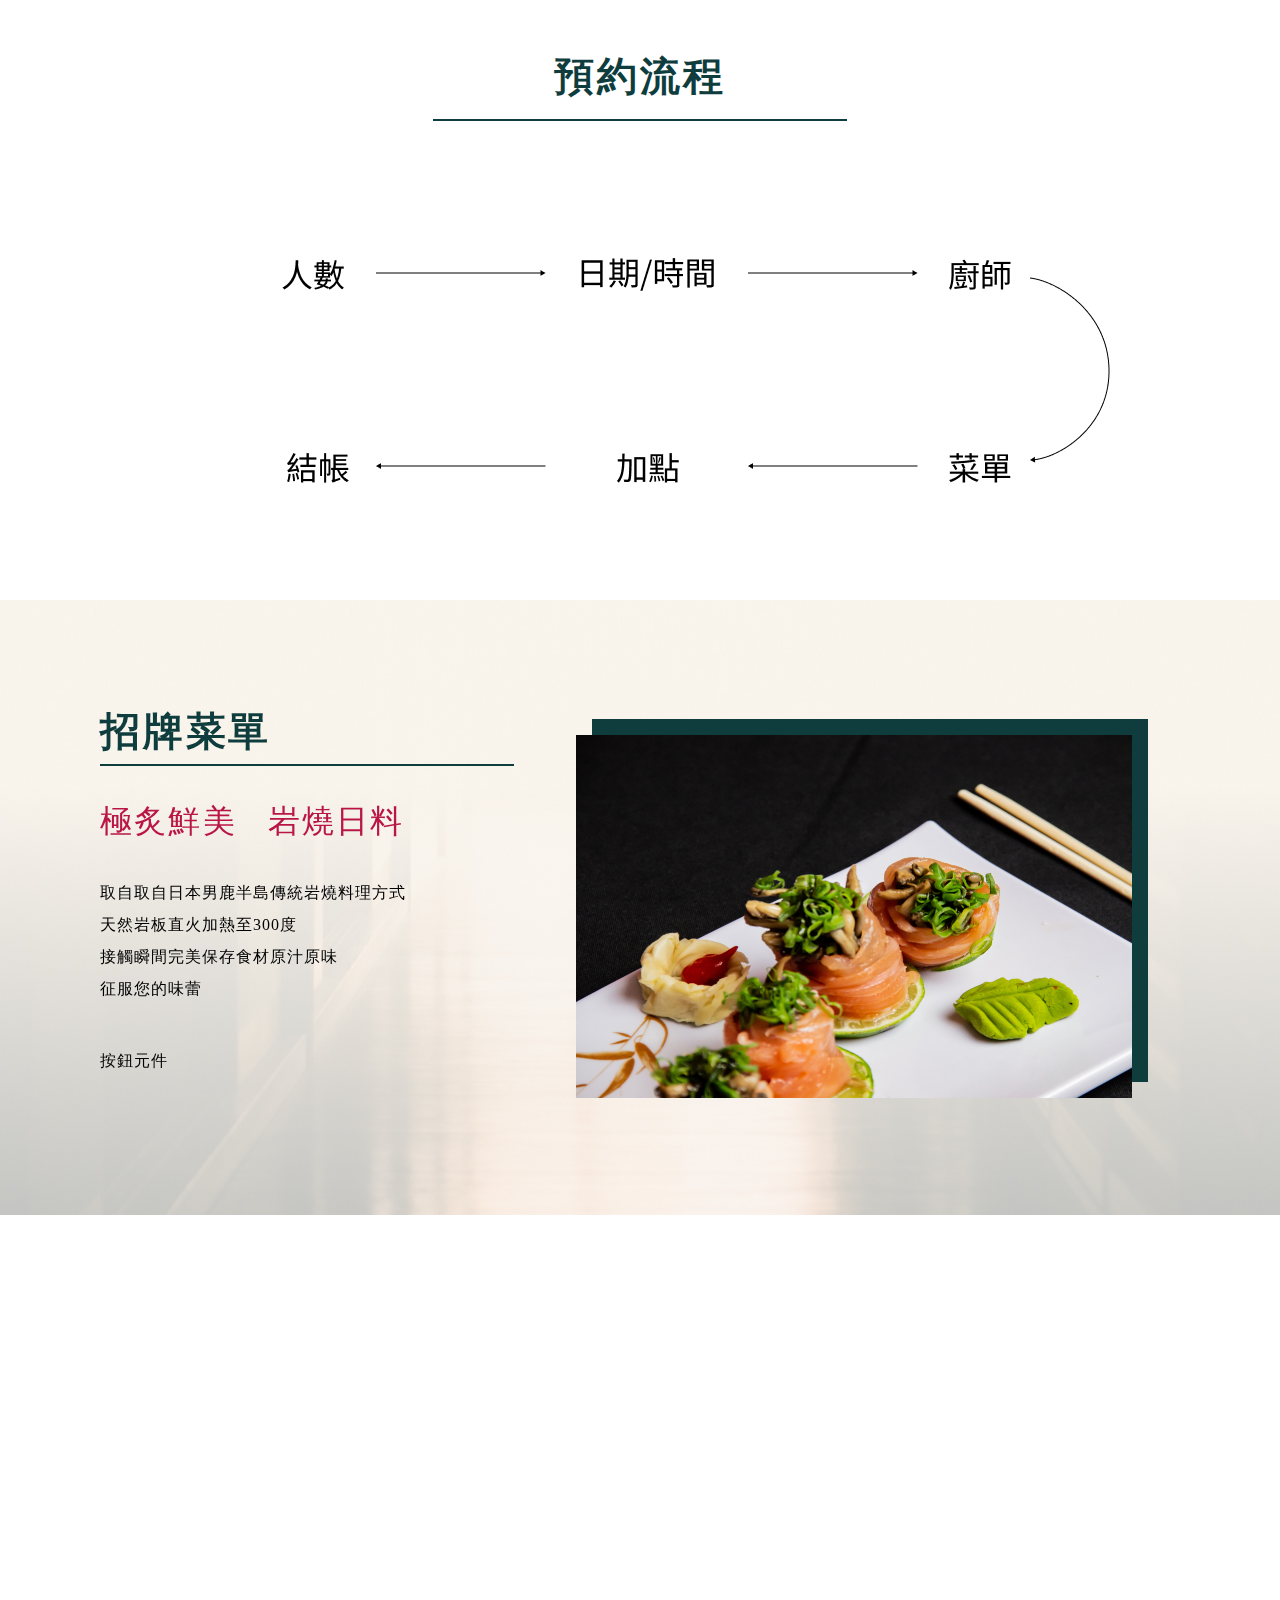
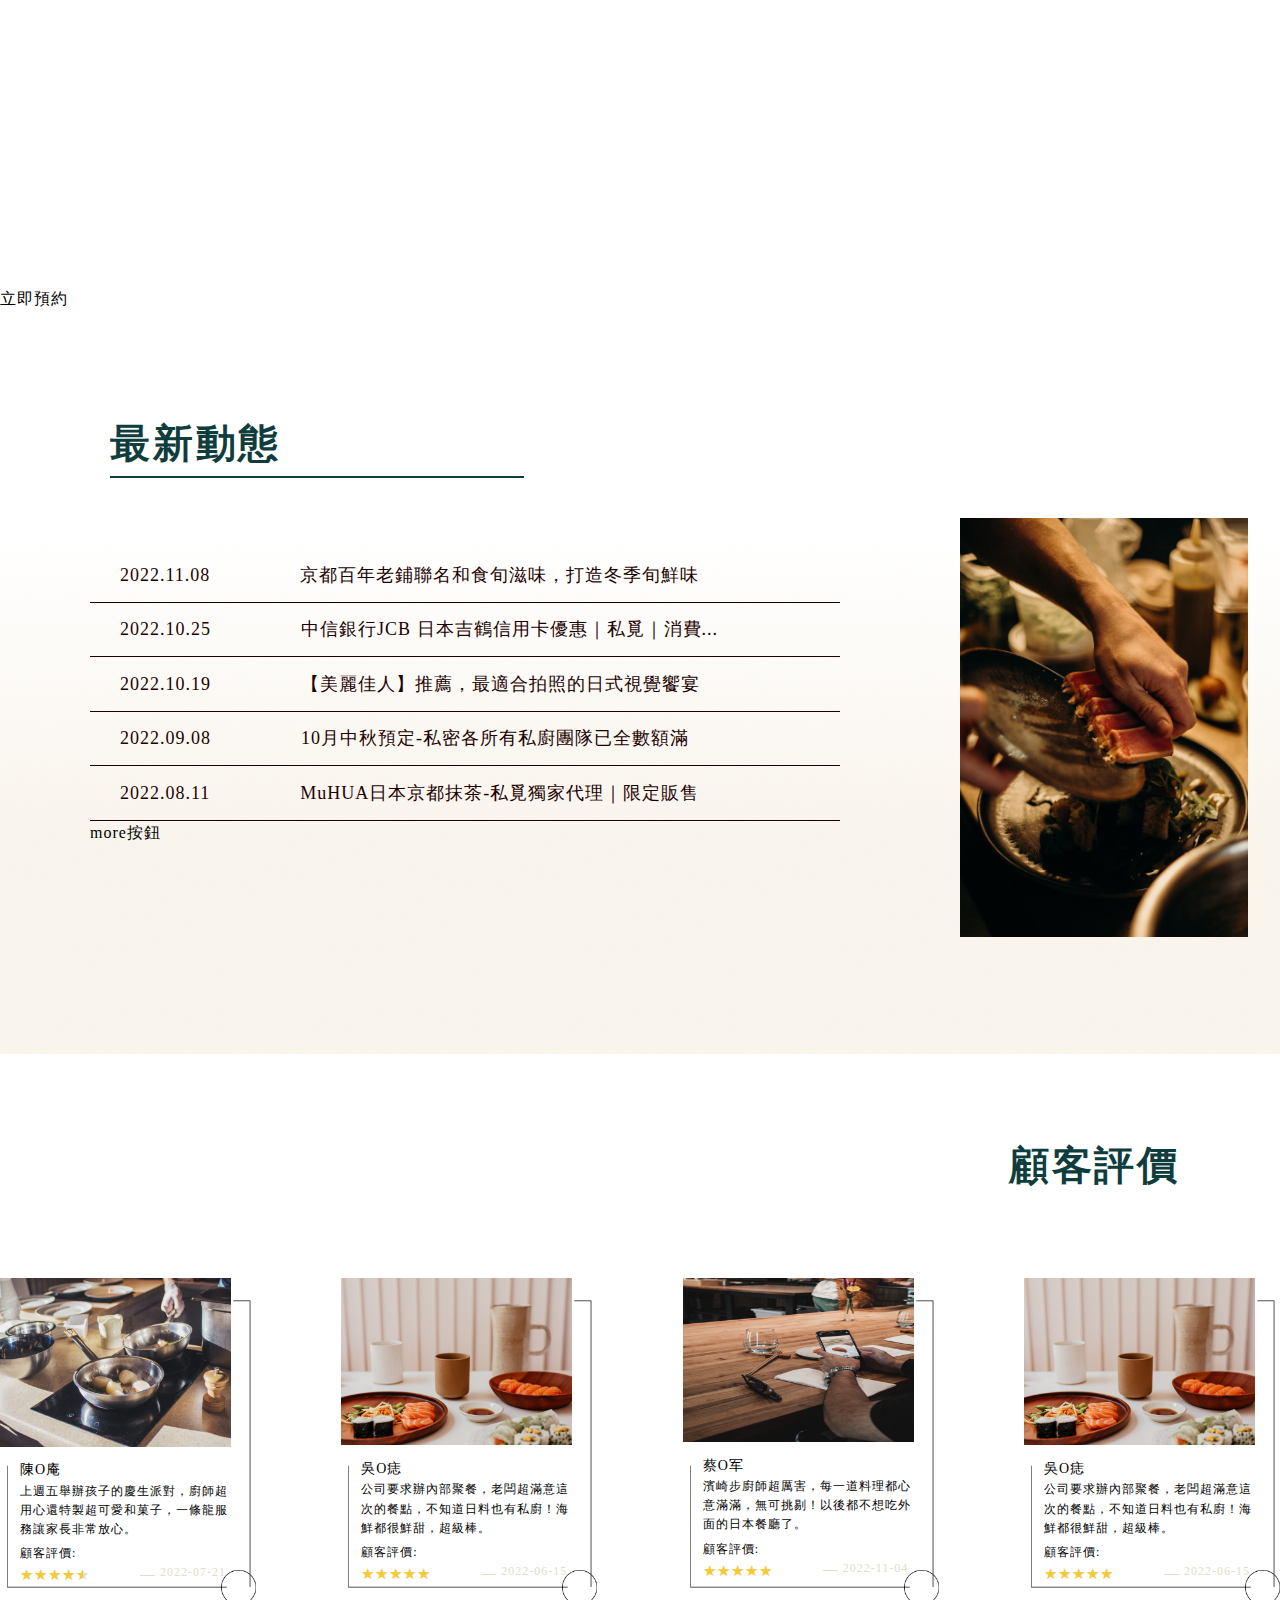
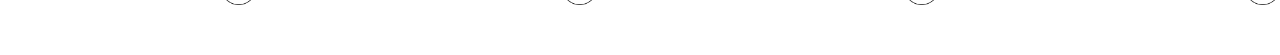
<file: index.html>
<!DOCTYPE html>
<html lang="en">
<head>
  <meta charset="UTF-8">
  <meta http-equiv="X-UA-Compatible" content="IE=edge">
  <meta name="viewport" content="width=device-width, initial-scale=1.0">
  <title>私覓</title>
  <link rel="icon" href="./img/index_img/logo2-03 1.ico" type="image/x-icon" />
  <link rel="stylesheet" href="./css/style.css">
  <link href="https://unpkg.com/aos@2.3.1/dist/aos.css" rel="stylesheet">
  <script src="./js/vender/calender/calender.js"></script>
  <script src="./js/vender/calender/index.global.js"></script>
  
</head>
<body>
<div class="fulid_wrapper index">
    <div class="wrapper">
  <!--------------------------- 預約流程 --------------------------->
      <div class="_index_reserve">
        <h2 class="font_bold font_family_tc green-1">預約流程</h2>
        <div class="_index_line"></div>
      </div>

  <!--------------------------- 照牌菜單 --------------------------->
      <div class="_index_menu" >
        <div class="index_menu_left" data-aos="fade-right" data-aos-duration="2000">
          <h2 class="font_bold font_family_tc green-1">招牌菜單</h2>
          <div class="_index_line"></div>
          <h3 class="red">極炙鮮美&nbsp&nbsp&nbsp岩燒日料</h3>
          <p>取自取自日本男鹿半島傳統岩燒料理方式<br>
            天然岩板直火加熱至300度<br>
            接觸瞬間完美保存食材原汁原味<br>
            征服您的味蕾<br>
          </p>
          <p>按鈕元件</p>
        </div>
        <div class="index_menu_right" data-aos="fade-right" data-aos-duration="2000"><img src="./img/index_img/index_hotmenu.jpg" alt=""></div>
    </div>

  <!--------------------------- 預約日程 --------------------------->
  <div class="_reserve_date" data-aos="fade-left" data-aos-duration="2000">
    <h2 class="font_bold font_family_tc green-1">預約日程</h2>
    <div class="_line_box"><div class="_index_line"></div></div>
    <div id='calendar'></div>
  </div>

  <div><p>立即預約</p></div>

  <!--------------------------- 最新動態 --------------------------->
  <div class="_index_news">
    <h2 class="font_bold font_family_tc green-1">最新動態</h2>
    <div class="_index_line"></div>

    <div class="div_index_newsbox">

      <div class="_index_news_left">
        <img src="./img/index_img/index_news.jpg" alt="">
      </div>

      <div class="_index_news_right">
        <ul>
          <li>
            <a class="_news_table" href="">
              <h7>2022.11.08</h7><h7>京都百年老鋪聯名和食旬滋味，打造冬季旬鮮味</h7>
            </a>
          </li>
          <div class="_news_line"></div>
          <li>
            <a class="_news_table" href="">
              <h7>2022.10.25</h7><h7>中信銀行JCB 日本吉鶴信用卡優惠｜私覓｜消費...</h7>
            </a>
          </li>
          <div class="_news_line"></div>
          <li>
            <a class="_news_table" href="">
            <h7>2022.10.19</h7><h7>【美麗佳人】推薦，最適合拍照的日式視覺饗宴</h7>
            </a>
          </li>
          <div class="_news_line"></div>
          <li>
            <a class="_news_table" href="">
              <h7>2022.09.08</h7><h7>10月中秋預定-私密各所有私廚團隊已全數額滿</h7>
            </a>
          </li>
          <div class="_news_line"></div>
          <li>
            <a class="_news_table" href="">
              <h7>2022.08.11</h7><h7>MuHUA日本京都抹茶-私覓獨家代理｜限定販售</h7>
            </a>
          </li>
          <div class="_news_line"></div>
        </ul>
        <p>more按鈕</p>

      </div>

    </div>
    
  </div>

  <!--------------------------- 顧客評價 --------------------------->

  <div class="_index_evaluation">
    <h2 class="font_bold font_family_tc green-1">顧客評價</h2>
    <div class="_line_box"><div class="_index_line"></div></div>

    <div class="_index_feeback">

      <div class="_if1">
        <img src="./img/index_img/index_feedback1.jpg" alt="">
        <div class="_if_body">
          <p class="_p14">陳O庵</p>
          <p class="_p12">上週五舉辦孩子的慶生派對，廚師超用心還特製超可愛和菓子，一條龍服務讓家長非常放心。</p>
          
          <div class="_if_bottom">
            <p class="_p12">顧客評價:</p>
            <div class="_star">
              <div class="_ratings">
                <div class="_empty_star">★★★★★</div>
                <div class="_full_star">★★★★★</div>
              </div>
              <div class="_star_line"></div>
              <p class="_p12">2022-07-21</p>
            </div>
          </div>
        </div>   
      </div>

      <div class="_if2">
          <img src="./img/index_img/index_feedback2.jpg" alt="">
          <div class="_if_body">
            <p class="_p14">吳O痣</p>
            <p class="_p12">公司要求辦內部聚餐，老闆超滿意這次的餐點，不知道日料也有私廚！海鮮都很鮮甜，超級棒。</p>
            <div class="_if_bottom">
              <p class="_p12">顧客評價:</p>
              <div class="_star">
                <div class="_ratings">
                  <div class="_empty_star">★★★★★</div>
                  <div class="_full_star2">★★★★★</div>
                </div>
                <div class="_star_line"></div>
                <p class="_p12">2022-06-15</p>
              </div>
            </div>
          </div> 
      </div>

      <div class="_if3">
          <img src="./img/index_img/index_feedback3.jpg" alt="">
          <div class="_if_body">
            <p class="_p14">蔡O军</p>
            <p class="_p12">濱崎步廚師超厲害，每一道料理都心意滿滿，無可挑剔！以後都不想吃外面的日本餐廳了。</p>
            <div class="_if_bottom">
              <p class="_p12">顧客評價:</p>
              <div class="_star">
                <div class="_ratings">
                  <div class="_empty_star">★★★★★</div>
                  <div class="_full_star2">★★★★★</div>
                </div>
                <div class="_star_line"></div>
                <p class="_p12">2022-11-04</p>
              </div>
            </div>
          </div>
      </div>

      <div class="_if2">
        <img src="./img/index_img/index_feedback2.jpg" alt="">
        <div class="_if_body">
          <p class="_p14">吳O痣</p>
          <p class="_p12">公司要求辦內部聚餐，老闆超滿意這次的餐點，不知道日料也有私廚！海鮮都很鮮甜，超級棒。</p>
          <div class="_if_bottom">
            <p class="_p12">顧客評價:</p>
            <div class="_star">
              <div class="_ratings">
                <div class="_empty_star">★★★★★</div>
                <div class="_full_star2">★★★★★</div>
              </div>
              <div class="_star_line"></div>
              <p class="_p12">2022-06-15</p>
            </div>
          </div>
        </div> 
    </div>
    

    </div>
  </div>
</div>

<script src="https://unpkg.com/aos@2.3.1/dist/aos.js"></script>
<script>AOS.init();</script>
</body>
</html>
</file>
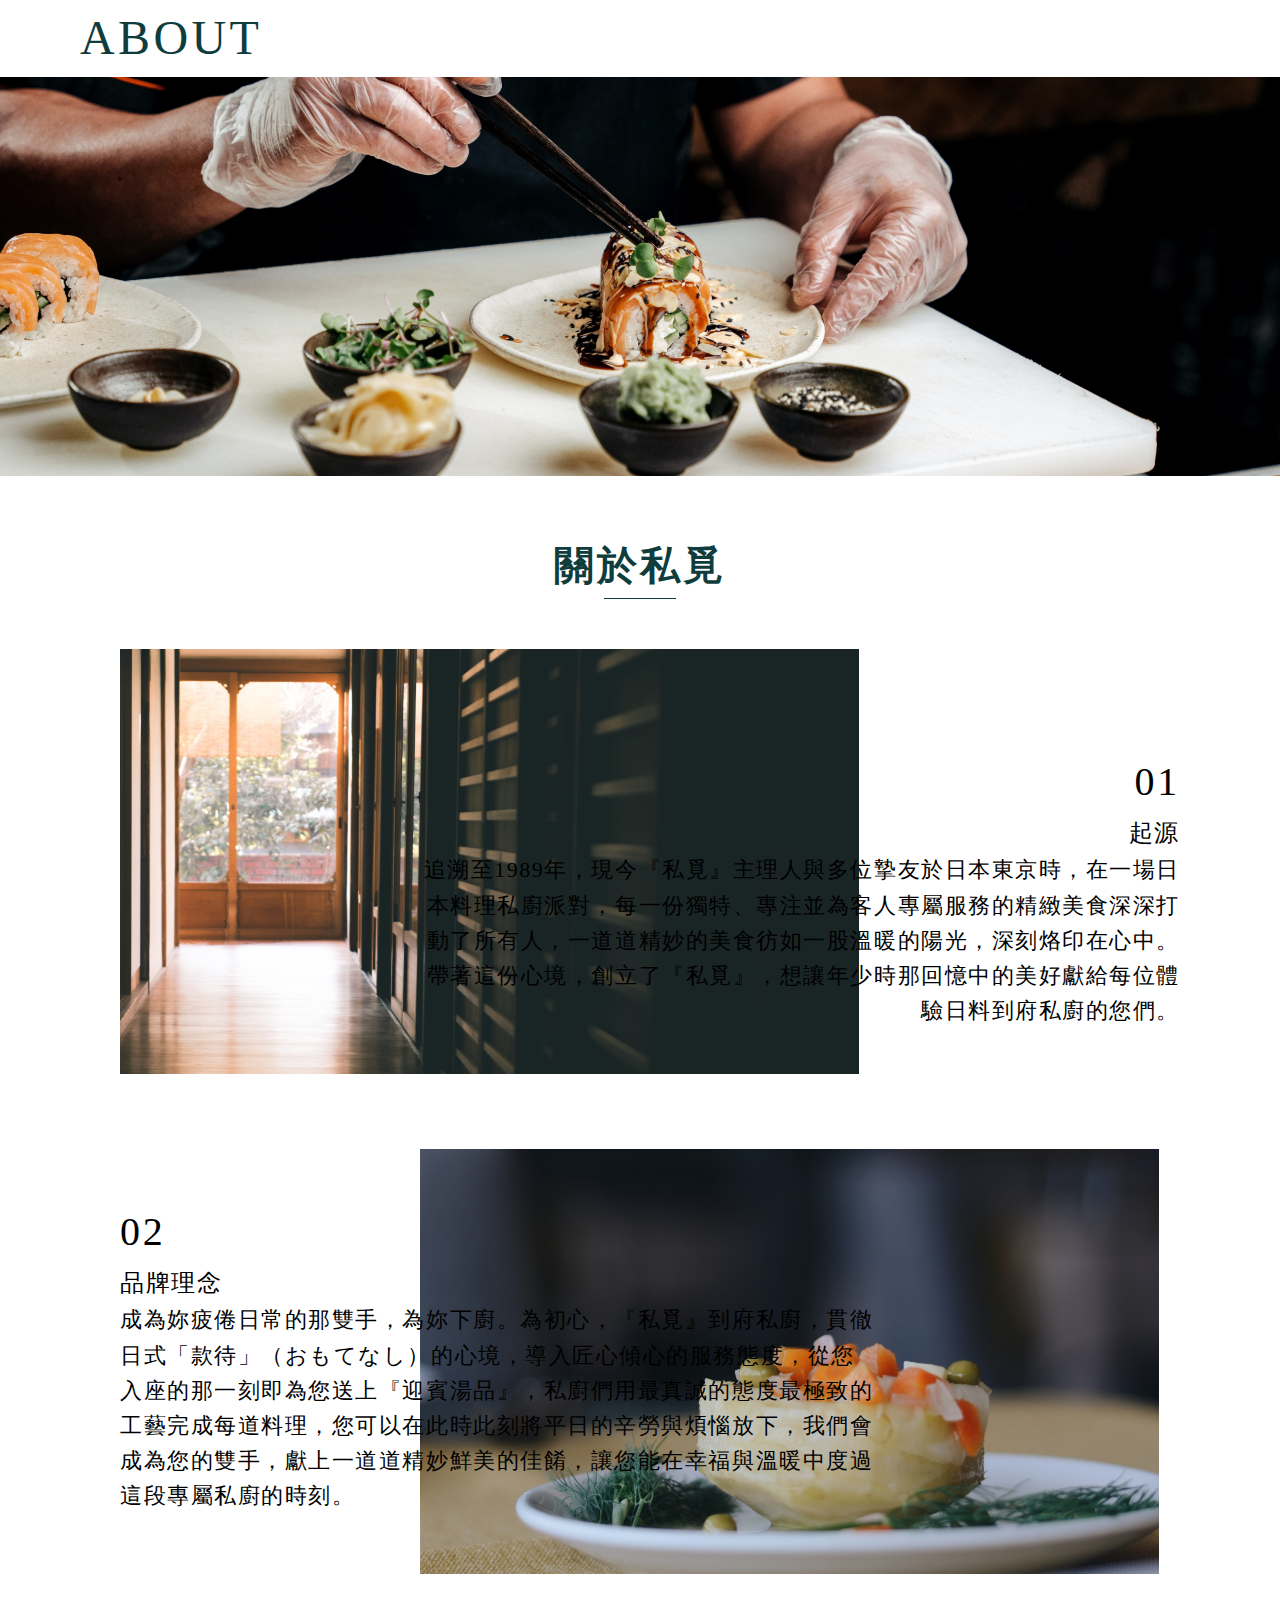
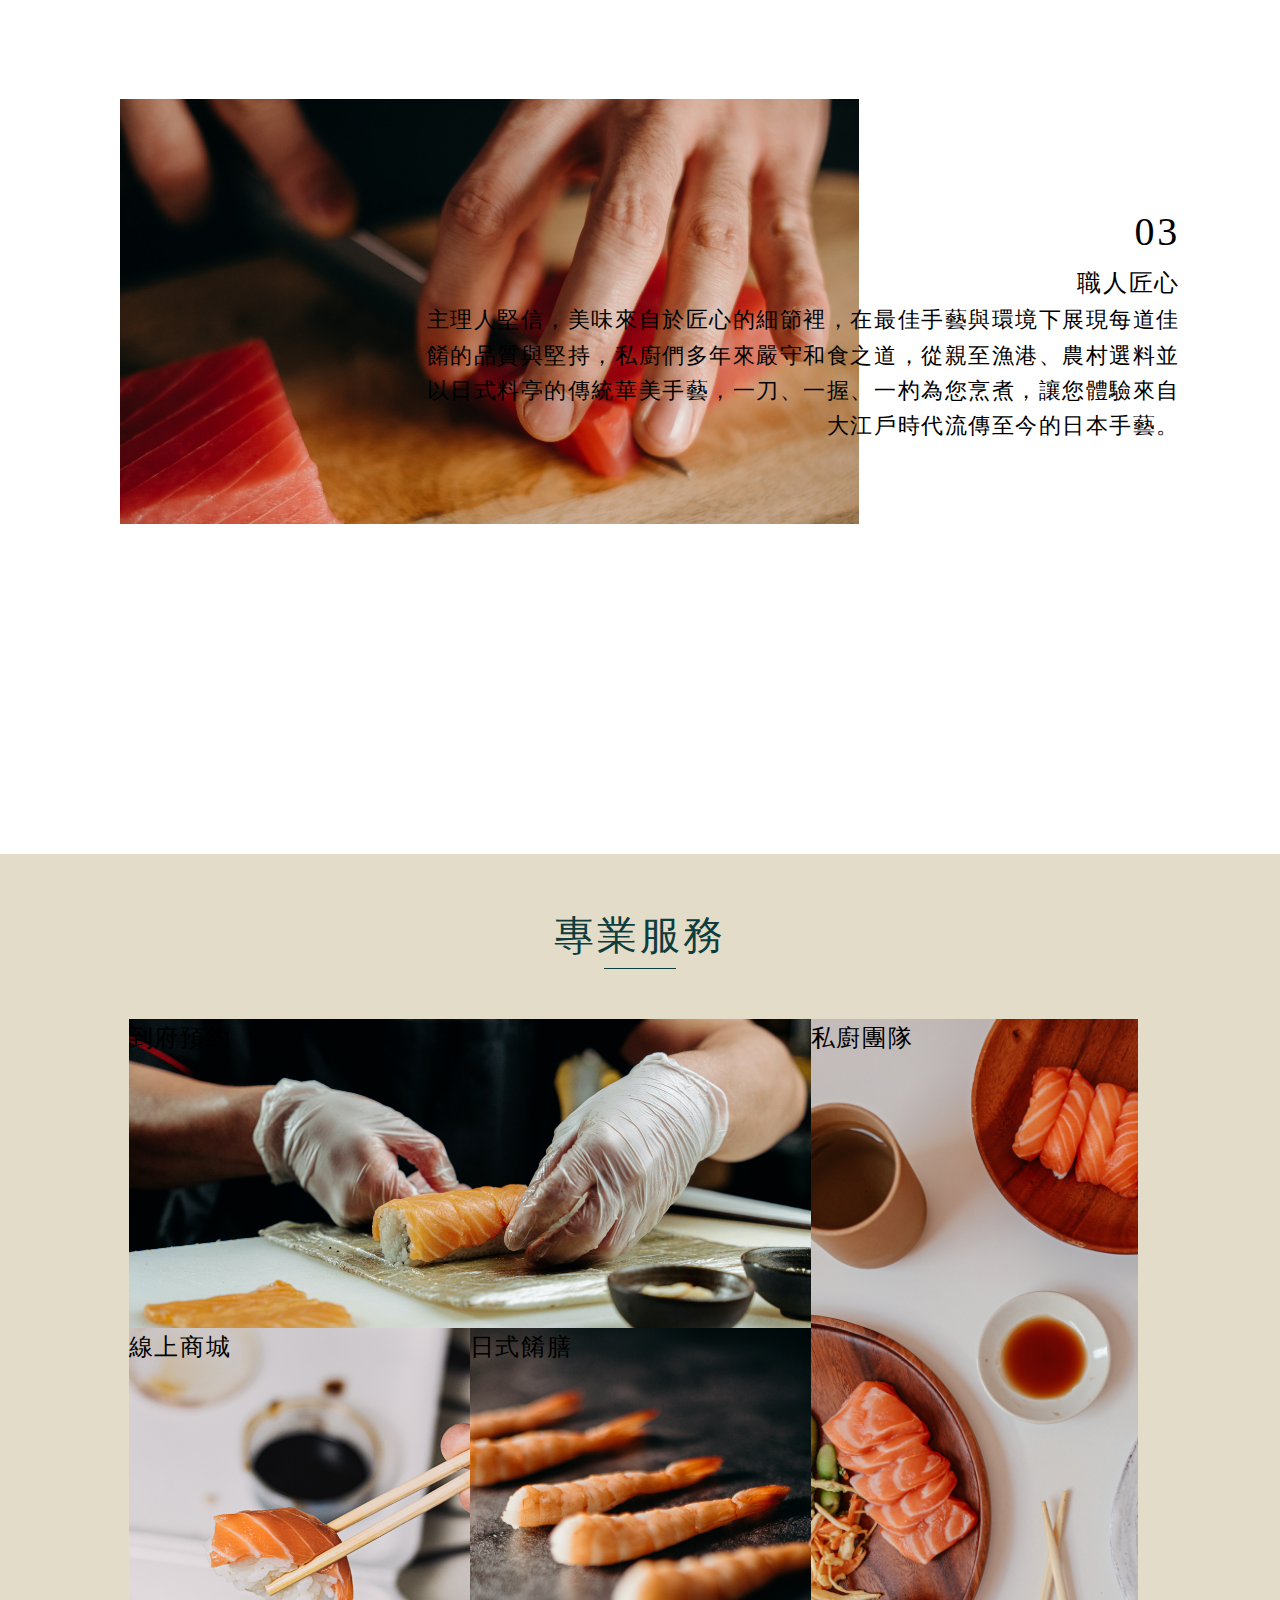
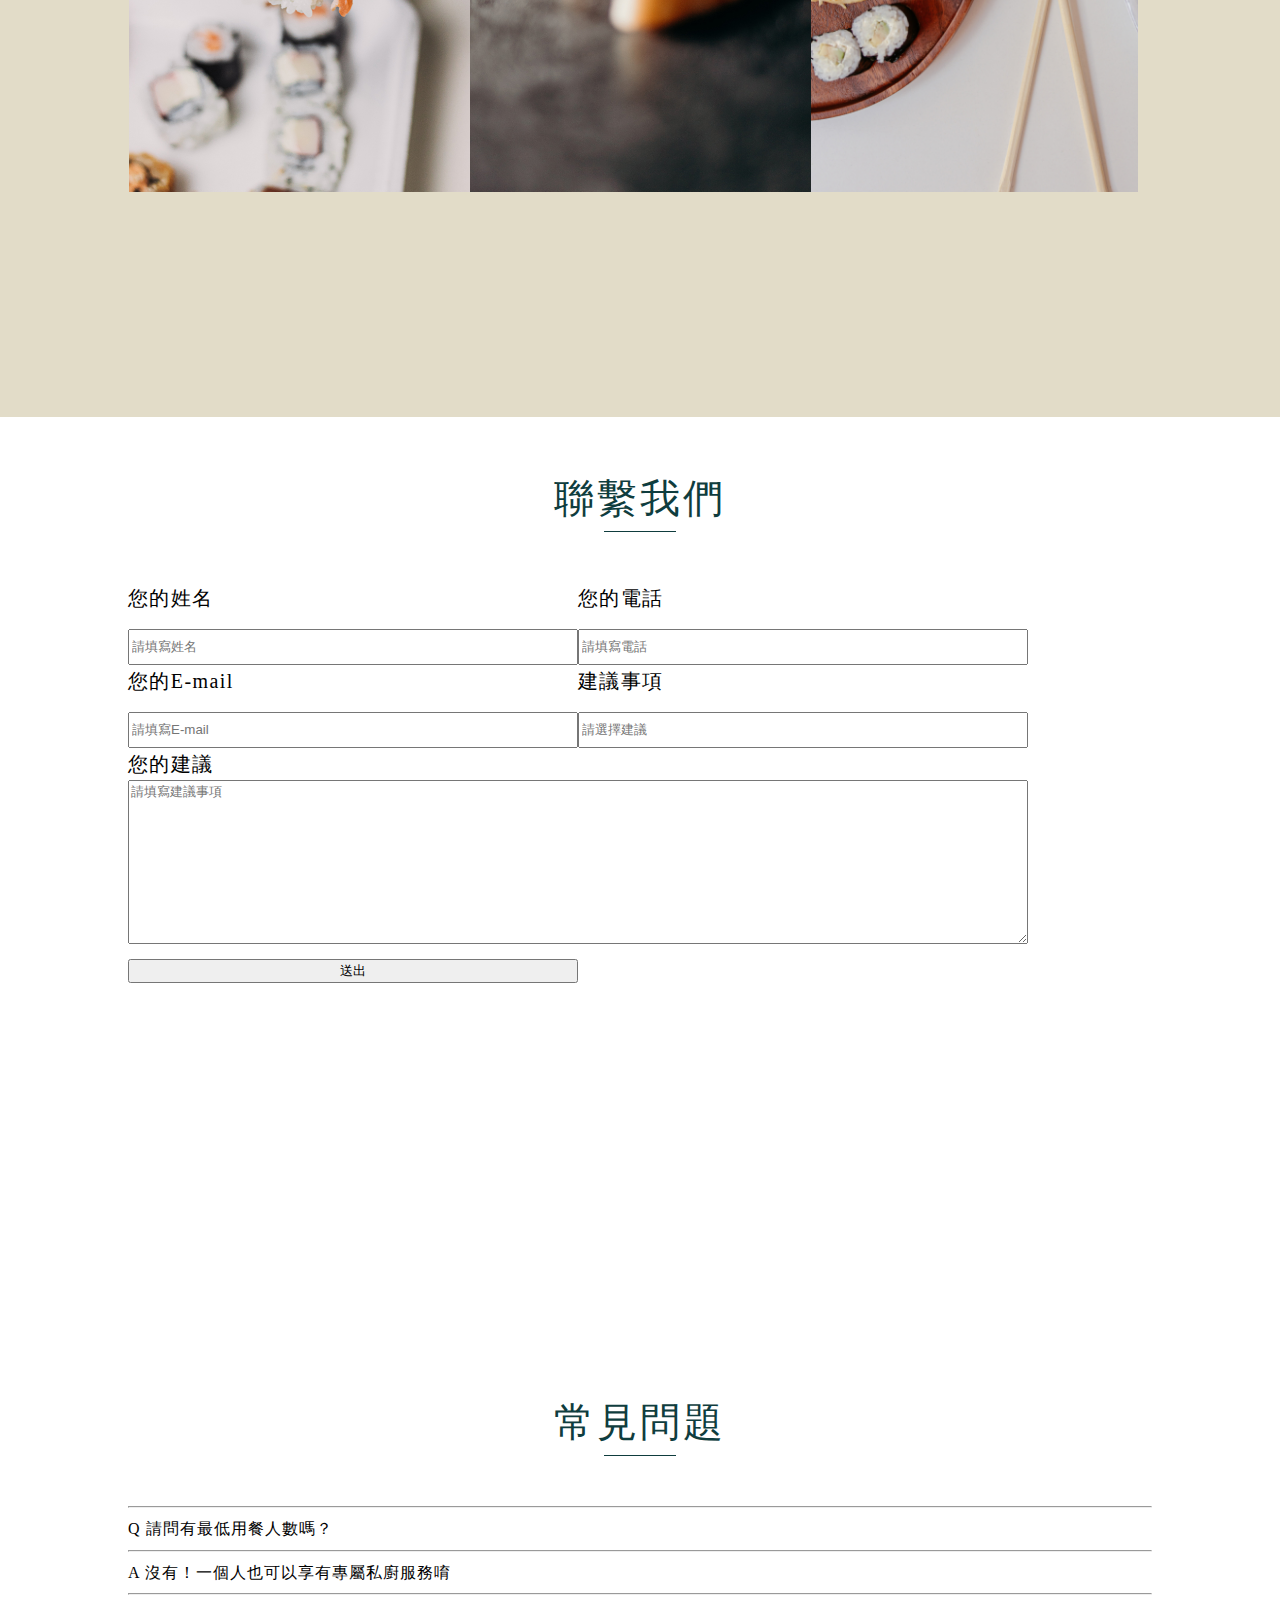
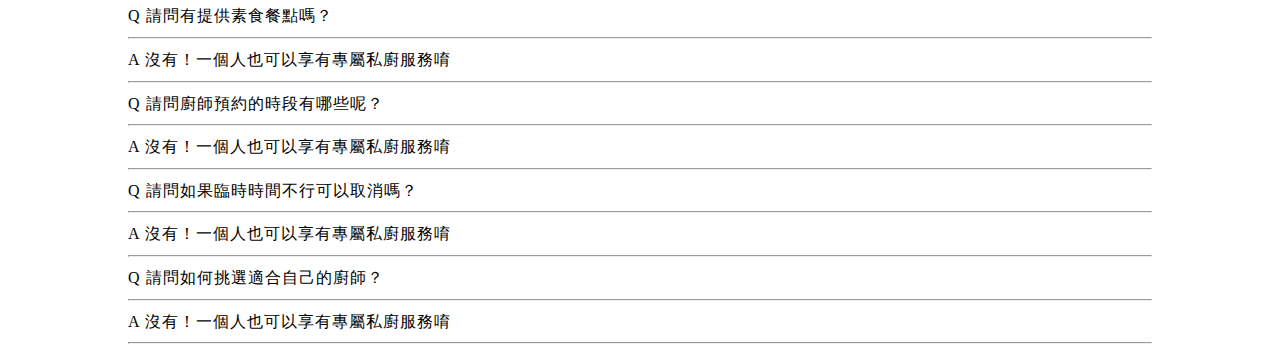
<file: aboutUs.html>
<!DOCTYPE html>
<html lang="en">
<head>
    <meta charset="UTF-8">
    <meta http-equiv="X-UA-Compatible" content="IE=edge">
    <meta name="viewport" content="width=device-width, initial-scale=1.0">
    <title>Document</title>
    <link rel="stylesheet" href="./css/style.css">
</head>
<body>
    <!-- banner -->
    <div class="banner">
        <h1>ABOUT</h1>
        <img src="./img/about_img/about_headbanner.jpg">
    </div>
    <!-- about -->
    <div class="about">
        
        <div class="about_title">
            <h2>關於私覓</h2>
            <div class="border"></div>
        </div>
        <div class="part1_img">
            <img src="./img/about_img/about_beginning.jpg">
        </div>
        <div class="part1_content">
            <h2>01</h2>
            <h4>起源</h4>
            <h5>追溯至1989年，現今『私覓』主理人與多位摯友於日本東京時，在一場日本料理私廚派對，每一份獨特、專注並為客人專屬服務的精緻美食深深打動了所有人，一道道精妙的美食彷如一股溫暖的陽光，深刻烙印在心中。帶著這份心境，創立了『私覓』，想讓年少時那回憶中的美好獻給每位體驗日料到府私廚的您們。</h5>
        </div>
        <div class="part2_img">
            <img src="./img/about_img/about_brandstory.jpg">
        </div>
        <div class="part2_content">
            <h2>02</h2>
            <h4>品牌理念</h4>
            <h5>成為妳疲倦日常的那雙手，為妳下廚。為初心，『私覓』到府私廚，貫徹日式「款待」（おもてなし）的心境，導入匠心傾心的服務態度，從您入座的那一刻即為您送上『迎賓湯品』，私廚們用最真誠的態度最極致的工藝完成每道料理，您可以在此時此刻將平日的辛勞與煩惱放下，我們會成為您的雙手，獻上一道道精妙鮮美的佳餚，讓您能在幸福與溫暖中度過這段專屬私廚的時刻。</h5>
        </div>
        <div class="part3_img">
            <img src="./img/about_img/about_ourjob.jpg">
        </div>
        <div class="part3_content">
            <h2>03</h2>
            <h4>職人匠心</h4>
            <h5>主理人堅信，美味來自於匠心的細節裡，在最佳手藝與環境下展現每道佳餚的品質與堅持，私廚們多年來嚴守和食之道，從親至漁港、農村選料並以日式料亭的傳統華美手藝，一刀、一握、一杓為您烹煮，讓您體驗來自大江戶時代流傳至今的日本手藝。</h5>
        </div>
    </div>
    <!-- serve -->
    <div class="serve">
        <div class="serve_title">
            <h2>專業服務</h2>
            <div class="border"></div>
        </div>
        <div class="serve_grid">
            
            <div class="reserve">
                <h4>到府預約</h4>
            </div>
            <div class="shopmall">
                <h4>線上商城</h4>
            </div>
            <div class="menu">
                <h4>日式餚膳</h4>
            </div>
            <div class="team">
                <h4>私廚團隊</h4>
            </div>
        </div>
    </div>
    <!-- contact -->
    <div class="contact">
        <div class="contact_title">
            <h2>聯繫我們</h2>
            <div class="border"></div>
        </div>
        
        <div class="name_email_wrapper">
            <div class="yourname">
                <h6>您的姓名</h6>
                <input type="text" placeholder="請填寫姓名">
            </div>
            <div class="yourphone">
                <h6>您的電話</h6>
                <input type="text" placeholder="請填寫電話">
            </div>
            <div class="youremail">
                <h6>您的E-mail</h6>
                <input type="text" placeholder="請填寫E-mail">
            </div>
            <div class="suggest_type">
                <h6>建議事項</h6>
                <input type="text" placeholder="請選擇建議">
            </div>

            <div class="subject_message_submit_wrapper">
                <h6>您的建議</h6>
                <textarea type="text" cols="30" rows="10"
                placeholder="請填寫建議事項"></textarea>
                <input class="send" type="Submit" value="送出">
            </div>
        </div>

    </div>
    <!-- google-maps -->
    <div class="google-maps">
        <iframe src="https://www.google.com/maps/embed?pb=!1m14!1m8!1m3!1d12965.837849861573!2d139.7175983!3d35.6656871!3m2!1i1024!2i768!4f13.1!3m3!1m2!1s0x0%3A0xb07770ca3dffe3d!2sJINBO%20MINAMI%20AOYAMA!5e0!3m2!1szh-TW!2stw!4v1671393498492!5m2!1szh-TW!2stw" width="100%" height="251" style="border:0;" allowfullscreen="" loading="lazy" referrerpolicy="no-referrer-when-downgrade"></iframe>
    </div>
    <!-- QA -->
    <div class="qanda">
        <div class="qa_title">
            <h2>常見問題</h2>
            <div class="border"></div>
        </div>
        <hr>
        <div class="container">
            <div class="label">
                Q 請問有最低用餐人數嗎？
            </div>
            <hr>
            <div class="content">
                A 沒有！一個人也可以享有專屬私廚服務唷
            </div>
        </div>
        <hr>
        <div class="container">
            <div class="label">
                Q 請問有提供素食餐點嗎？
            </div>
            <hr>
            <div class="content">
                A 沒有！一個人也可以享有專屬私廚服務唷
            </div>
        </div>
        <hr>
        <div class="container">
            <div class="label">
                Q 請問廚師預約的時段有哪些呢？
            </div>
            <hr>
            <div class="content">
                A 沒有！一個人也可以享有專屬私廚服務唷
            </div>
        </div>
        <hr>
        <div class="container">
            <div class="label">
                Q 請問如果臨時時間不行可以取消嗎？
            </div>
            <hr>
            <div class="content">
                A 沒有！一個人也可以享有專屬私廚服務唷
            </div>
        </div>
        <hr>
        <div class="container">
            <div class="label">
                Q 請問如何挑選適合自己的廚師？
            </div>
            <hr>
            <div class="content">
                A 沒有！一個人也可以享有專屬私廚服務唷
            </div>
        </div>
        <hr>
        
    </div>
</body>
</html>
</file>
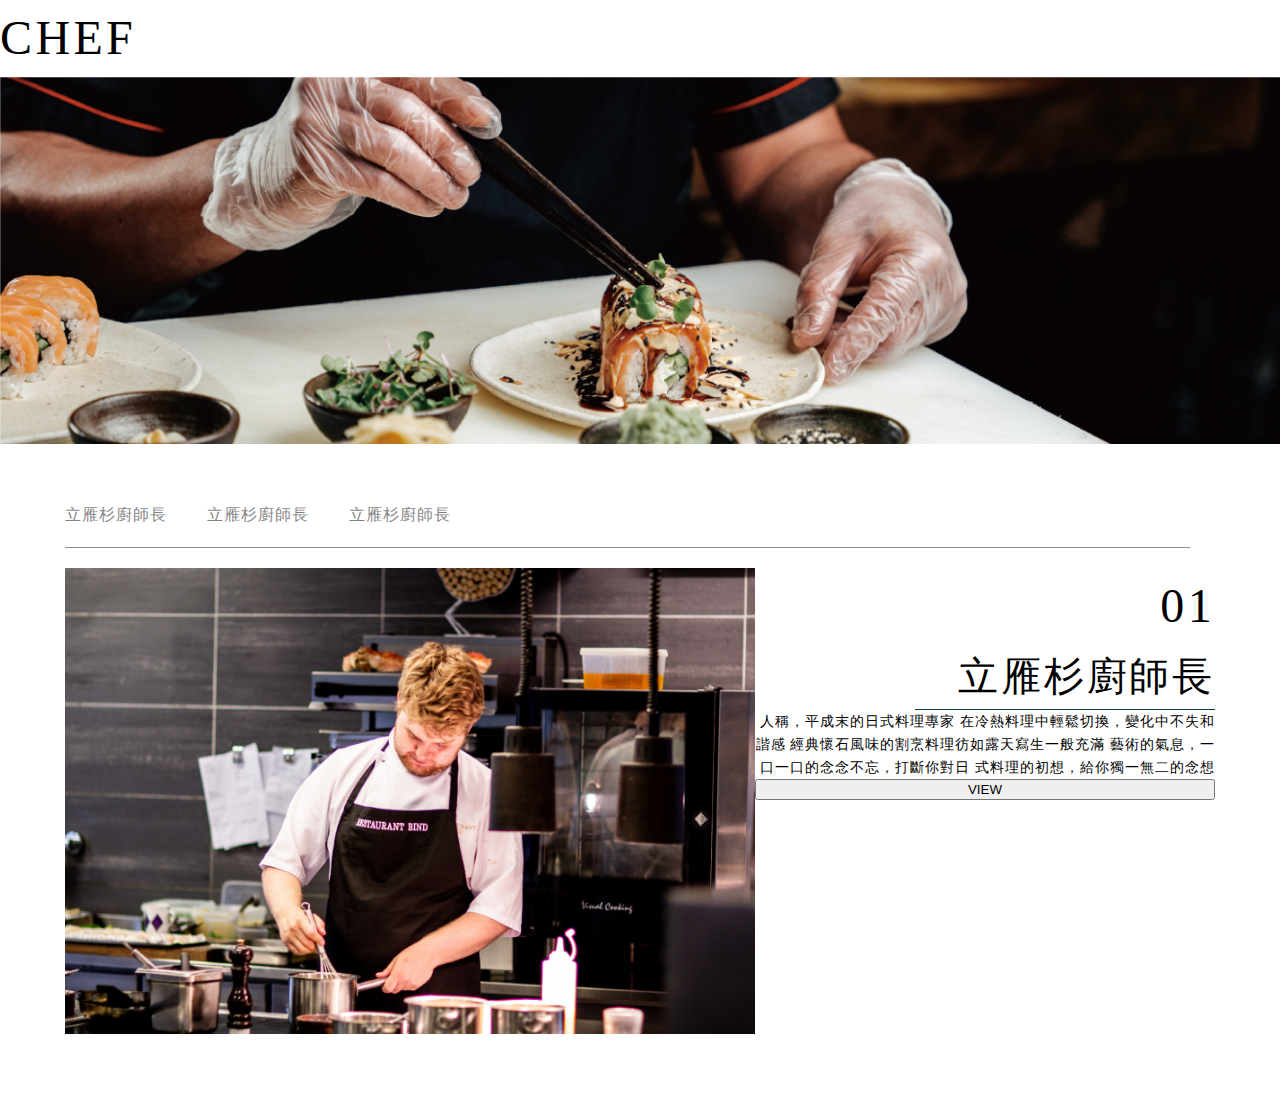
<file: chefTeam.html>
<!DOCTYPE html>
<html lang="en">
<head>
    <meta charset="UTF-8">
    <meta http-equiv="X-UA-Compatible" content="IE=edge">
    <meta name="viewport" content="width=device-width, initial-scale=1.0">
    <title>私廚陣容</title>
    <link rel="icon" href="./img/index_img/logo2-03 1.ico" type="image/x-icon" />
    <link rel="stylesheet" href="./css/style.css">
</head>
<body>
    <div class="fulid_wrapper chef">

        
        <div class="wrapper">
            <h1>CHEF</h1>
        </div>
        <div class="_banner">
            <img src="./img/chefteam_img/team_headbanner.png" alt="">
        </div>
        <div class="wrapper">

            <div class="_chef_tab">
    <!------------------------- 廚師長1 ------------------------->
                <input id="chef1" type="radio" name="chef" checked="checked"/>
                <label for="chef1">立雁杉廚師長</label>
                <div class="_chef_content">
                    <div class="_chef_line"></div>
                    <div class="_chef_top">
                        <img src="./img/chefteam_img/chef.png" alt="">
                        <div class="_chef_infor">
                            <h1>01</h1>
                            <h2>立雁杉廚師長</h2>
                            <div class="_chef_infor_line"></div>
                            <p>人稱，平成末的日式料理專家
                                在冷熱料理中輕鬆切換，變化中不失和諧感
                                經典懷石風味的割烹料理彷如露天寫生一般充滿
                                藝術的氣息，一口一口的念念不忘，打斷你對日
                                式料理的初想，給你獨一無二的念想
                            </p>
                            <button>VIEW</button>
                        </div>
                    </div>
                    <div class="_chef_bottom">

                    </div>

                </div>
    <!------------------------- 廚師長2 ------------------------->
                <input id="chef2" type="radio" name="chef"/>
                <label for="chef2">立雁杉廚師長</label>
                <div class="_chef_content">
                    <div class="_chef_line"></div>
                dfdsffffffffff<br>
                sadsadsadsadasd
                </div>
    <!------------------------- 廚師長3 ------------------------->       
                <input id="chef3" type="radio" name="chef"/>
                <label for="chef3">立雁杉廚師長</label>
                <div class="_chef_content">
                    <div class="_chef_line"></div>
                    dfdsffffffffff<br>
                    sadsadsadsadasd<br>
                    dfdsffffffffff<br>
                    sadsadsadsadasd
                </div>

            </div>
        
        </div>
    </div>
</body>
</html>
</file>
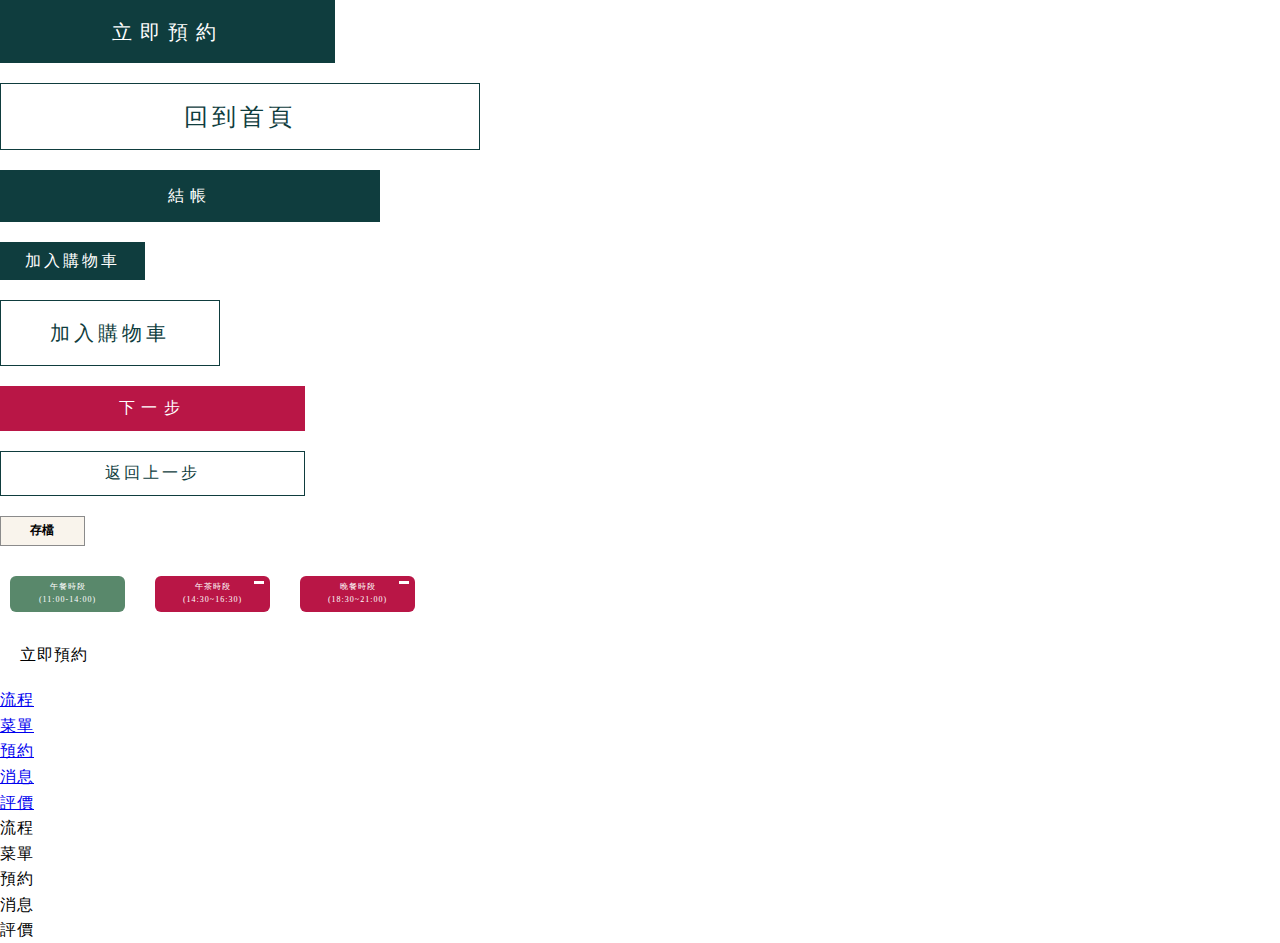
<file: component.html>
<!DOCTYPE html>
<html lang="en">

<head>
    <meta charset="UTF-8">
    <meta http-equiv="X-UA-Compatible" content="IE=edge">
    <meta name="viewport" content="width=device-width, initial-scale=1.0">
    <title>Document</title>
    <link rel="stylesheet" href="./css/style.css">
</head>

<body>
    <!-- 前台 -->
    <!-- 空格鍵不用複製 -->
      

    <!--  server_btn 元件 -->
    <div class="server_btn">立即預約</div>

    <!-- 空格鍵不用複製 -->
    <div style="margin-bottom:20px;"></div>
    <!-- home_btn -->
    <div class="home_btn">回到首頁</div>
    <!-- 空格鍵不用複製 -->
    <div style="margin-bottom:20px;"></div>

    <!-- checkout_btn -->
    <div class="checkout_btn">結帳</div>

    <div style="margin-bottom:20px;"></div>
    <!-- inCart_btn1 -->
    <div class="inCart_btn1">加入購物車</div>

    <div style="margin-bottom:20px;"></div>
    <!-- inCart_btn1 -->
    <div class="inCart_btn2">加入購物車</div>

    <div style="margin-bottom:20px;"></div>
    <!-- next_btn -->
    <div class="next_btn">下一步</div>

    <div style="margin-bottom:20px;"></div>

    <!-- prev_btn -->
    <div class="prev_btn">返回上一步</div>



    <div style="margin-bottom:20px;"></div>

    <!-- prev_btn -->
    <div class="save_btn">存檔</div>

    <div style="margin-bottom:20px;"></div>

    <div class="order-list">
        <div class="timeorder_btn">
            <p class="meal_t">午餐時段</p>
            <p class="period_t">(11:00-14:00)</p>
        </div>

        <div class="timeorder_btn is_Order">
            <p class="meal_t">午茶時段</p>
            <p class="period_t">(14:30~16:30)</p>
        </div>

        <div class="timeorder_btn is_Order">
            <p class="meal_t">晚餐時段</p>
            <p class="period_t">(18:30~21:00)</p>
        </div>
    </div>




    <div class="server-btn" style="margin: 20px;">立即預約</div>

    <!-- 錨點 -->
    <ul>
        <li><a href="#process">流程</a></li>
        <li><a href="#menu">菜單</a></li>
        <li><a href="#reserve">預約</a></li>
        <li><a href="#messege">消息</a></li>
        <li><a href="#assess">評價</a></li>
    </ul>
    <div id="process">流程</div>
    <div id="menu">菜單</div>
    <div id="reserve">預約</div>
    <div id="messege">消息</div>
    <div id="assess">評價</div>
    <!-- 後台 -->

</body>

</html>
</file>
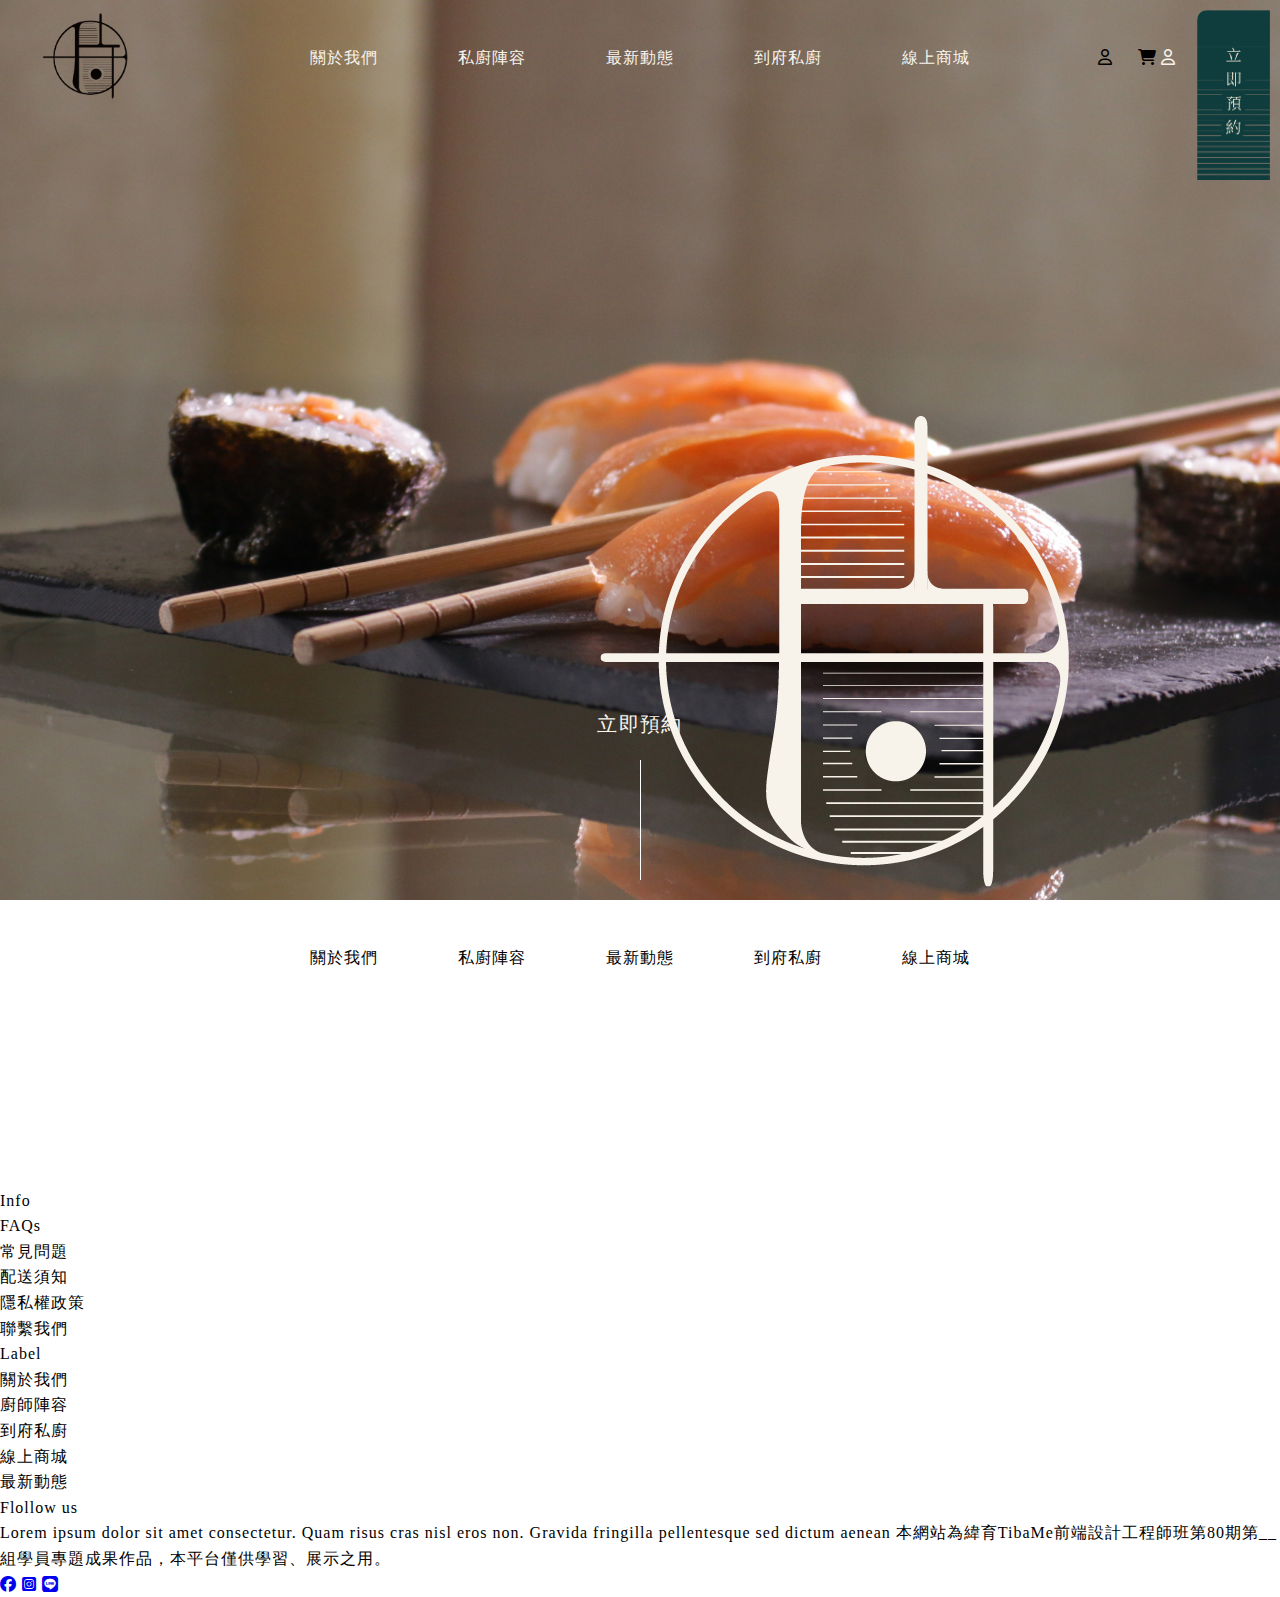
<file: header_footer.html>
<!DOCTYPE html>
<html lang="en">

<head>
    <meta charset="UTF-8">
    <meta http-equiv="X-UA-Compatible" content="IE=edge">
    <meta name="viewport" content="width=device-width, initial-scale=1.0">
    <link rel="stylesheet" href="https://cdnjs.cloudflare.com/ajax/libs/font-awesome/6.2.0/css/all.min.css" />
    <link rel="stylesheet" href="./css/style.css">
    <title>Header_Footer</title>
</head>

<body>

    <div class="wrap_header fulid_wrapper">
        <div class="header_scope .wrapper">
            <header>
                <ul class="header_bar">
                    <li><a href="#" class="Camel-3">關於我們</a></li>
                    <li><a href="#" class="Camel-3">私廚陣容</a></li>
                    <li><a href="#" class="Camel-3">最新動態</a></li>
                    <li><a href="#" class="Camel-3">到府私廚</a></li>
                    <li><a href="#" class="Camel-3">線上商城</a></li>
                </ul>
                <ul class="header_user">
                    <a href="#" class="Camel-3"><i class="fa-regular fa-user"></i></a>
                    <a href="#" class="Camel-3"><i class="fa-solid fa-cart-shopping"></i></a>
                </ul>
            </header>

            <div class="head_logo">
                <img src="/img/logo_img/logo_camel_2-04.png" alt="">
            </div>

            <nav>
                <a href="#" class="Camel-3">
                    <h6>立即預約</h6>
                </a>
                <span class="guide_line"></span>
            </nav>


        </div>
    </div>

    <div class="slide_header fulid_wrapper">
        <div class="footer_scope .wrapper"></div>
        <div class="head_logo">
            <a href="#"><img src="/img/logo_img/logo_black-03.png" alt=""></a>
        </div>
        <header>
            <ul class="header_bar">
                <li><a href="#" class="black">關於我們</a></li>
                <li><a href="#" class="black">私廚陣容</a></li>
                <li><a href="#" class="black">最新動態</a></li>
                <li><a href="#" class="black">到府私廚</a></li>
                <li><a href="#" class="black">線上商城</a></li>
            </ul>

        </header>


        <nav>
            <ul class="header_user">
                <a href="#" class="black"><i class="fa-regular fa-user"></i></a>
                <a href="#" class="black"><i class="fa-solid fa-cart-shopping"></i></a>
            </ul>
            <a href="#" class="black">
                <img src="/img/btn_reserve_img/btn_reserve_c_img.png" alt="">
            </a>
        </nav>

        <span class="guide_line"></span>
    </div>

    <div class="bottom_footer fulid_wrapper">
        <div class="btn_footer">
            <a href="#" class="server_btn">立即預約</a>
        </div>
        <footer>
            <div class="info_footer">
                <ul>
                    Info
                    <li>FAQs</li>
                    <li>常見問題</li>
                    <li>配送須知</li>
                    <li>隱私權政策</li>
                    <li>聯繫我們</li>
                </ul>
            </div>
            <div class="label_footer">
                <ul>
                    Label
                    <li>關於我們</li>
                    <li>廚師陣容</li>
                    <li>到府私廚</li>
                    <li>線上商城</li>
                    <li>最新動態</li>
                </ul>
            </div>
            <div class="follow_footer">
                <ul>
                    Flollow us
                    <li>Lorem ipsum dolor sit amet consectetur. Quam risus cras nisl eros non. Gravida fringilla
                        pellentesque sed dictum aenean 本網站為緯育TibaMe前端設計工程師班第80期第__組學員專題成果作品，本平台僅供學習、展示之用。</li>
                    <a href="#"><i class="fa-brands fa-facebook"></i></a>
                    <a href="#"><i class="fa-brands fa-square-instagram"></i></a>
                    <a href="#"><i class="fa-brands fa-line"></i></a>
                </ul>
            </div>
        </footer>


    </div>


</body>

</html>
</file>
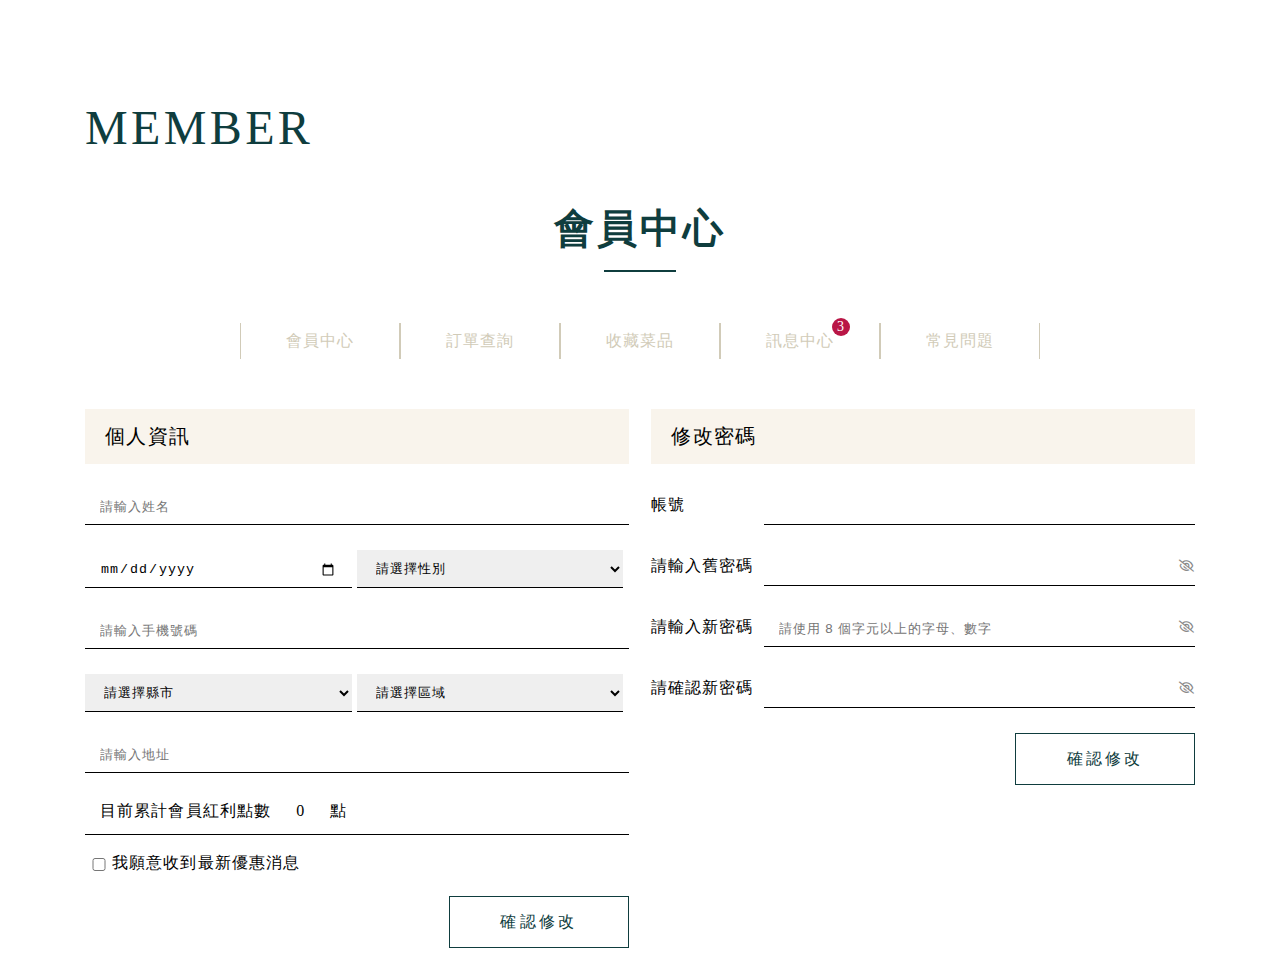
<file: member.html>
<!DOCTYPE html>
<html lang="en">
<head>
    <meta charset="UTF-8">
    <meta http-equiv="X-UA-Compatible" content="IE=edge">
    <meta name="viewport" content="width=device-width, initial-scale=1.0">
    <link rel="stylesheet" href="css/style.css">
    <link rel="stylesheet" href="https://cdnjs.cloudflare.com/ajax/libs/font-awesome/6.2.1/css/all.min.css">
    <title>會員中心</title>
</head>
<body>
    <div class="fulid_wrapper member">
        <header></header>
        <main>
            <h1 class="green-1 font_family_eng">MEMBER</h1>
            <div class="title">
                <h2 class="green-1 font_bold font_family_tc">會員中心</h2>
            </div>
            <nav class="member_tab">
                <ul class="font16 Camel-1">
                    <li class="member_tab_1"><a  href="">會員中心</a></li>
                    <li class="member_tab_2"><a  href="">訂單查詢</a></li>
                    <li class="member_tab_3"><a  href="">收藏菜品</a></li>
                    <li class="member_tab_4"><a href="">訊息中心<span id="member_msg">3</span></a></li>
                    <li class="member_tab_5"><a href="">常見問題</a></li>
                </ul>
            </nav>
            <section>
                <div class="member_info">
                    <h6 class="member_title">個人資訊</h6>
                    <form id="info" action="">
                        <input type="text" id="member_name" placeholder="請輸入姓名">
                        <div class="date_sex">
                            <input type="date" id="member_date" placeholder="請輸入生日">
                        <select name="member_sex" id="member_sex" value="請選擇性別">
                            <option value="none" selected disabled hidden>請選擇性別</option> 
                            <option value="男">男</option>
                            <option value="女">女</option>
                        </select>
                        </div>
                        <input type="text" id="member_phone" placeholder="請輸入手機號碼">
                        <div class="city_area">
                            <select name="member_city" id="member_city">
                                <option value="none" selected disabled hidden>請選擇縣市</option> 
                            </select>
                        <select name="member_area" id="member_area">
                            <option value="none" selected disabled hidden>請選擇區域</option> 
                        </select>
                        </div>
                        <input type="text" id="member_addr" placeholder="請輸入地址">
                        <div class="bonus">
                            <p class="font16">目前累計會員紅利點數<span class="bonus_member">0</span>點</p>
                        </div>
                        <div class="member_news">
                            <input type="checkbox" name="member_news" id="member_news_yes">
                            <label for="member_news_yes">
                                <p class="font16">我願意收到最新優惠消息</p>
                            </label>
                        </div>

                        <button type="submit" id="btn_info" class="inCart_btn2" >確認修改</button>
                    </form>
                </div>
                <div class="member_pwd">
                    <h6 class="member_title">修改密碼</h6>
                    <form id="pwd" action="">
                        <div class="content">
                            <label for="member_account">帳號</label>
                        <input type="text" id="member_account">
                        </div>
                        <div class="content">
                            <label for="member_pwd_old">請輸入舊密碼</label>
                            <input type="password">
                            <i class="fa-regular fa-eye-slash"></i>
                        </div>
                        <div class="content">
                            <label for="member_pwd_new">請輸入新密碼</label>
                            <input type="password" placeholder="請使用 8 個字元以上的字母、數字">
                            <i class="fa-regular fa-eye-slash"></i>
                        </div>
                        <div class="content">
                            <label for="member_pwd_confirm">請確認新密碼</label>
                            <input type="password">
                            <i class="fa-regular fa-eye-slash"></i>
                        </div>

                        <button  type="submit" id="btn_pwd" class="inCart_btn2">確認修改</button>
                    </form>
                </div>
            </section>
        </main>
        <footer></footer>
    </div>
</body>
</html>
</file>
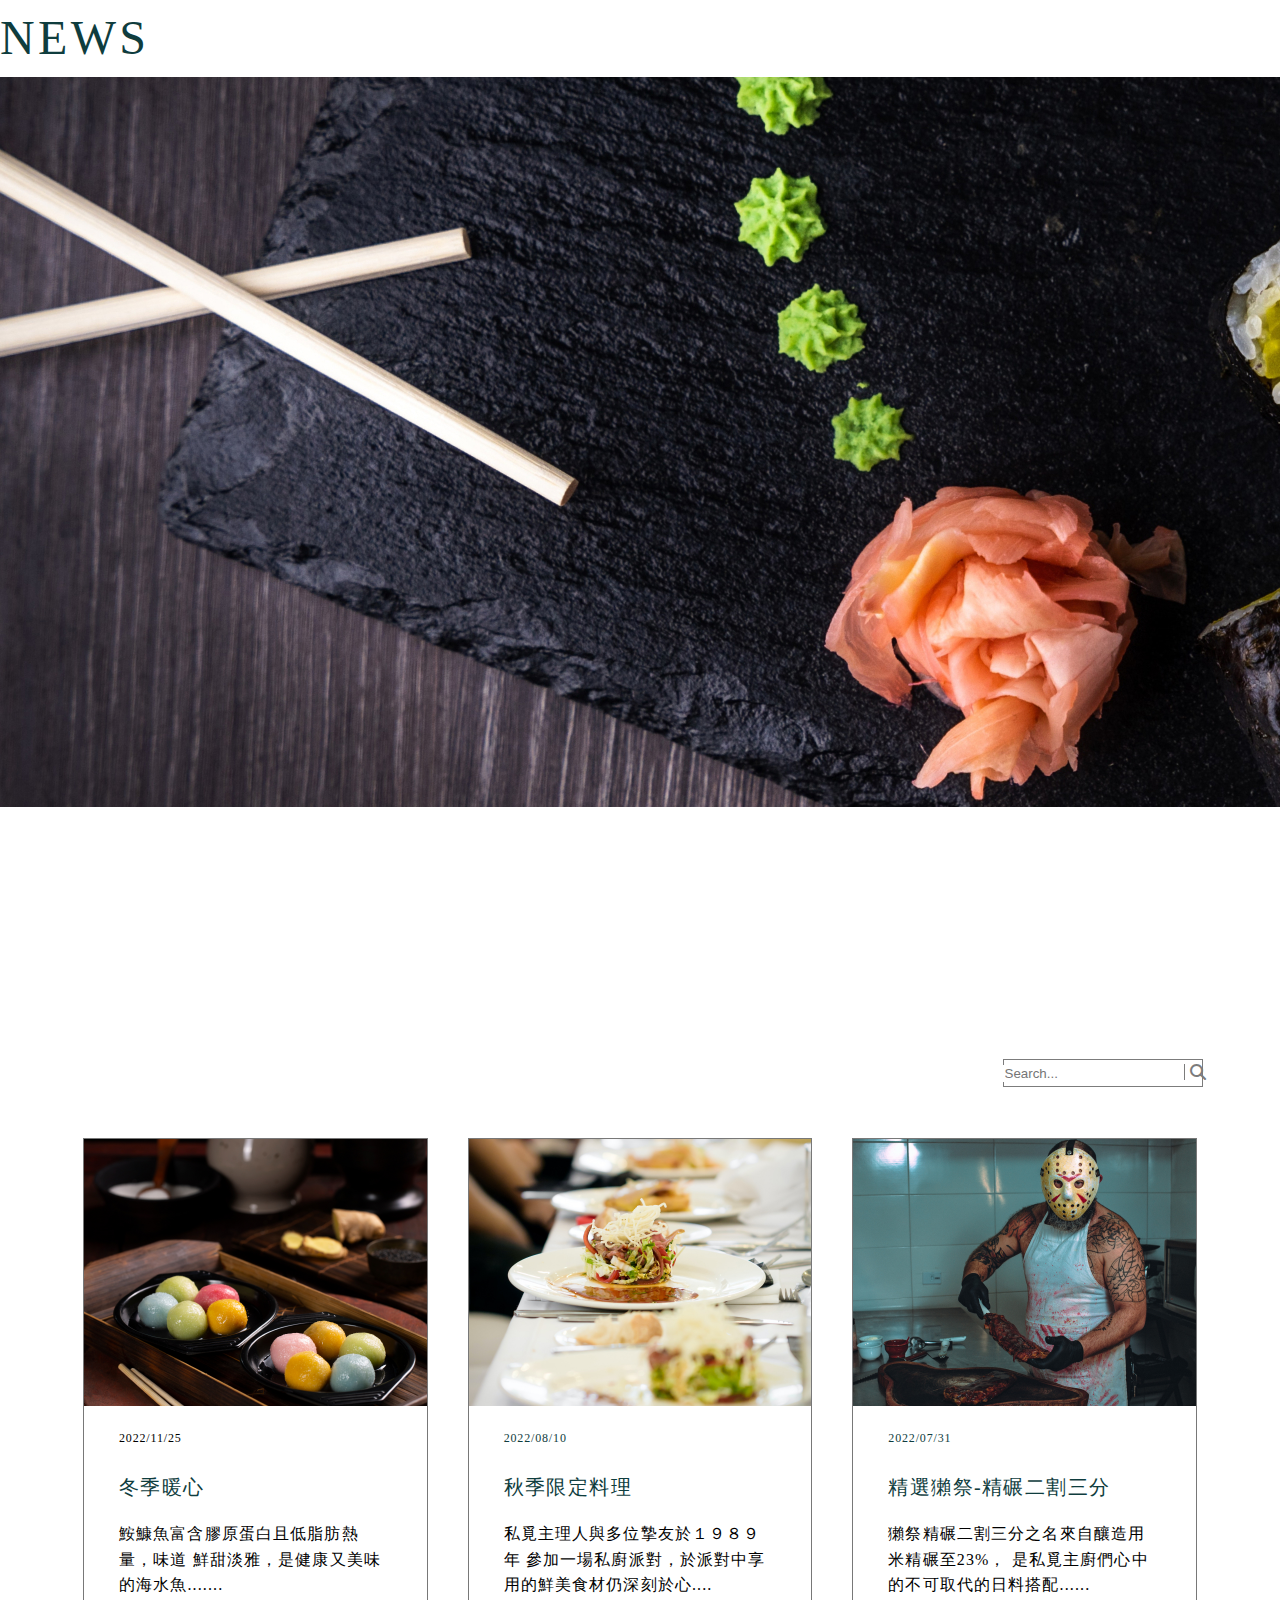
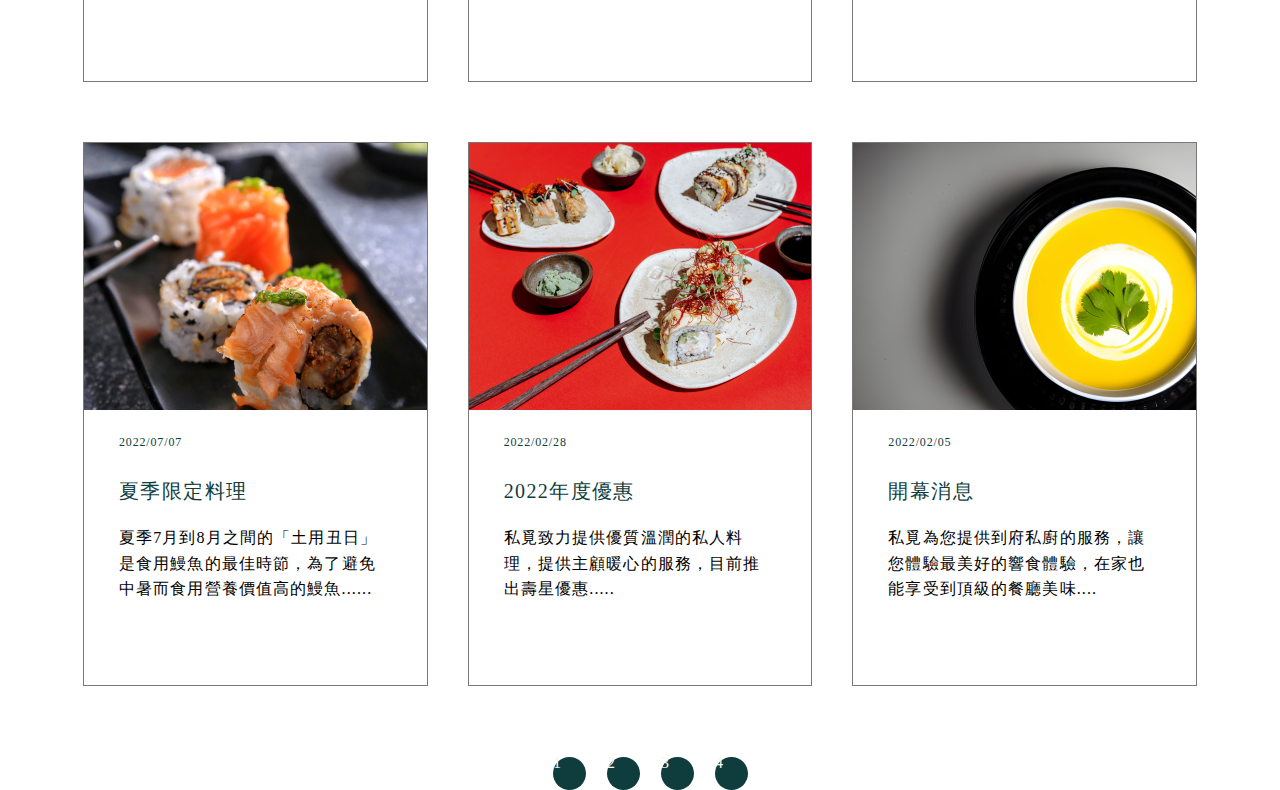
<file: news.html>
<!DOCTYPE html>
<html lang="en">
  <head>
    <meta charset="UTF-8" />
    <meta http-equiv="X-UA-Compatible" content="IE=edge" />
    <meta name="viewport" content="width=device-width, initial-scale=1.0" />
    <link
      rel="stylesheet"
      href="https://cdnjs.cloudflare.com/ajax/libs/font-awesome/6.2.1/css/all.min.css"
    />
    <link rel="stylesheet" href="./css/style.css" />
    <title>最新動態</title>
  </head>
  <body>
    <!-- Navigation-->

    <!-- banner component  -->
    <div class="fulid_wrapper">
      <div class="news">
        <div class="banner_container_item p">
          <h1 class="green-1">NEWS</h1>
        </div>
        <div class="banner_container_item">
          <img src="./img/news_img/news_headbanner.jpg" alt="" />
        </div>
      </div>
    </div>

    <!-- tab -->

    <!-- search-->
    <div class="wrapper search_container">
      <div class="search">
        <div class="search_container_item right">
          <input type="text" placeholder="Search..." />
        </div>
        <div class="search_container_item">
          <i class="fa-solid fa-magnifying-glass"></i>
        </div>
      </div>
    </div>

    <!-- content-->
    <div class="content wrapper">
      <div class="content_grid">
        <div class="content_grid_item one">
          <a href="#"></a>
          <div class="content_hidden">
            <img src="./img/news_img/news_post1.jpg" alt="" />
          </div>
          <p class="font12">2022/11/25</p>
          <h6 class="green-1">冬季暖心</h6>
          <p class="font16 news_item">
            鮟鱇魚富含膠原蛋白且低脂肪熱量，味道
            鮮甜淡雅，是健康又美味的海水魚.......
          </p>
        </div>
        <div class="content_grid_item two">
          <a href="#"></a>
          <div class="content_hidden">
            <img src="./img/news_img/news_post2.jpg" alt="" />
          </div>
          <p class="font12 green-1">2022/08/10</p>
          <h6 class="green-1">秋季限定料理</h6>
          <p class="font16 news_item">
            私覓主理人與多位摯友於１９８９年
            參加一場私廚派對，於派對中享用的鮮美食材仍深刻於心....
          </p>
        </div>
        <div class="content_grid_item three">
          <a href="#"></a>
          <div class="content_hidden">
            <img src="./img/news_img/news_post3.jpg" alt="" />
          </div>
          <p class="font12 green-1">2022/07/31</p>
          <h6 class="green-1">精選獺祭-精碾二割三分</h6>
          <p class="font16 news_item">
            獺祭精碾二割三分之名來自釀造用米精碾至23%，
            是私覓主廚們心中的不可取代的日料搭配......
          </p>
        </div>
        <div class="content_grid_item four">
          <a href="#"></a>
          <div class="content_hidden">
            <img src="./img/news_img/news_post4.jpg" alt="" />
          </div>
          <p class="font12 green-1">2022/07/07</p>
          <h6 class="green-1">夏季限定料理</h6>
          <p class="font16 news_item">
            夏季7月到8月之間的「土用丑日」是食用鰻魚的最佳時節，為了避免中暑而食用營養價值高的鰻魚......
          </p>
        </div>
        <div class="content_grid_item five">
          <a href="#"></a>
          <div class="content_hidden">
            <img src="./img/news_img/news_post5.jpg" alt="" />
          </div>
          <p class="font12 green-1">2022/02/28</p>
          <h6 class="green-1">2022年度優惠</h6>
          <p class="font16 news_item">
            私覓致力提供優質溫潤的私人料理，提供主顧暖心的服務，目前推出壽星優惠.....
          </p>
        </div>
        <div class="content_grid_item six">
          <a href="#"></a>
          <div class="content_hidden">
            <img src="./img/news_img/news_post6.jpg" alt="" />
          </div>
          <p class="font12 green-1">2022/02/05</p>
          <h6 class="green-1">開幕消息</h6>
          <p class="font16 news_item">
            私覓為您提供到府私廚的服務，讓您體驗最美好的響食體驗，在家也能享受到頂級的餐廳美味....
          </p>
        </div>
      </div>
    </div>

    <!-- 頁碼-->
    <div class="news_page wrapper">
      <ul class="news_page_ul">
        <li><a href="#" class="Camel-3 font_light">1</a></li>
        <li><a href="#" class="Camel-3 font_light">2</a></li>
        <li><a href="#" class="Camel-3 font_light">3</a></li>
        <li><a href="#" class="Camel-3 font_light">4</a></li>
      </ul>
    </div>
  </body>
</html>
</file>
<file: css/style.css>
@charset "UTF-8";
* {
  box-sizing: border-box;
}

html, body, div, span, applet, object, iframe,
h1, h2, h3, h4, h5, h6, p, blockquote, pre,
a, abbr, acronym, address, big, cite, code,
del, dfn, em, img, ins, kbd, q, s, samp,
small, strike, strong, sub, sup, tt, var,
b, u, i, center,
dl, dt, dd, ol, ul, li,
fieldset, form, label, legend,
table, caption, tbody, tfoot, thead, tr, th, td,
article, aside, canvas, details, embed,
figure, figcaption, footer, header, hgroup,
menu, nav, output, ruby, section, summary,
time, mark, audio, video {
  margin: 0;
  padding: 0;
  border: 0;
  font-size: 100%;
  font: inherit;
  vertical-align: baseline;
}

/* HTML5 display-role reset for older browsers */
article, aside, details, figcaption, figure,
footer, header, hgroup, menu, nav, section {
  display: block;
}

body {
  line-height: 1;
}

ol, ul {
  list-style: none;
}

blockquote, q {
  quotes: none;
}

blockquote:before, blockquote:after,
q:before, q:after {
  content: "";
  content: none;
}

table {
  border-collapse: collapse;
  border-spacing: 0;
}

.green-1 {
  color: #0F3D3E;
}

.green-2 {
  color: #164D4F;
}

.green-3 {
  color: #59886B;
}

.Camel-1 {
  color: #D1CBB8;
}

.Camel-2 {
  color: #E2DCC8;
}

.Camel-3 {
  color: #F9F4EC;
}

.red {
  color: #B91646;
}

.black {
  color: #000;
}

.gray {
  color: #898989;
}

.font_bold {
  font-weight: bold;
}

.font_med {
  font-weight: 400;
}

.font_light {
  font-weight: 100;
}

.font_family_eng {
  font-family: "Didot";
}

.font_family_tc {
  font-family: "Noto Serif TC";
}

.font_family_tc2 {
  font-family: "Noto Sans TC";
}

h1 {
  font-size: 48px;
  letter-spacing: 3.36px;
}

h2 {
  font-size: 40px;
  letter-spacing: 2.8px;
}

h3 {
  font-size: 32px;
  letter-spacing: 2.24px;
}

h4 {
  font-size: 24px;
  letter-spacing: 1.68px;
}

h5 {
  font-size: 22px;
  letter-spacing: 1.54px;
}

h6 {
  font-size: 20px;
  letter-spacing: 1.4px;
}

.font18 {
  font-size: 18px;
  letter-spacing: 1.26px;
}

.font16 {
  font-size: 16px;
  letter-spacing: 1.12px;
}

.font14 {
  font-size: 14px;
  letter-spacing: 0.98px;
}

.font12, .save_btn {
  font-size: 12px;
  letter-spacing: 0.84px;
}

@media all and (max-width: 428px) {
  h1 {
    font-size: 36px;
    letter-spacing: 2.52px;
  }
  h2 {
    font-size: 30px;
    letter-spacing: 2.1px;
  }
  h3 {
    font-size: 20px;
    letter-spacing: 1.4px;
  }
  h4 {
    font-size: 20px;
    letter-spacing: 1.4px;
  }
  h5 {
    font-size: 16px;
    letter-spacing: 1.12px;
  }
  h6 {
    font-size: 16px;
    letter-spacing: 1.12px;
  }
}
.server_btn {
  font-size: 20px;
  letter-spacing: 0.4em;
  box-sizing: border-box;
  width: 335px;
  padding: 15.5px 18px;
  cursor: pointer;
  color: white;
  border: 1px solid white;
  transition: 0.25s all ease-in-out;
  text-align: center;
}
.server_btn:hover {
  background-color: #0F3D3E;
  color: white;
  border: 0 solid;
}
.server_btn:active {
  box-shadow: 2px 2px 3px rgba(0, 0, 0, 0.3);
  filter: grayscale(60%);
}
@media all and (max-width: 720px) {
  .server_btn {
    max-width: 335px;
  }
}
@media all and (max-width: 428px) {
  .server_btn {
    width: 95%;
    margin: 0 auto;
  }
}

.home_btn {
  font-size: 24px;
  letter-spacing: 0.165em;
  box-sizing: border-box;
  width: 480px;
  padding: 13.5px 18px;
  cursor: pointer;
  color: #0F3D3E;
  background-color: white;
  border: 1px solid #0F3D3E;
  transition: 0.25s all ease-in-out;
  text-align: center;
}
.home_btn:hover {
  background-color: #0F3D3E;
  color: white;
  border: 0 solid;
}
.home_btn:active {
  box-shadow: 2px 2px 3px rgba(0, 0, 0, 0.3);
  filter: grayscale(60%);
}
@media all and (max-width: 720px) {
  .home_btn {
    max-width: 378px;
  }
}
@media all and (max-width: 428px) {
  .home_btn {
    padding: 8px 18px;
    margin: 0 auto;
    letter-spacing: 0.4em;
    font-size: 16px;
    width: 95%;
  }
}

.checkout_btn {
  font-size: 16px;
  letter-spacing: 0.4em;
  box-sizing: border-box;
  width: 380px;
  padding: 12px 20px;
  cursor: pointer;
  color: white;
  background-color: #0F3D3E;
  border: 1px solid #0F3D3E;
  transition: 0.25s all ease-in-out;
  text-align: center;
}
.checkout_btn:hover {
  background-color: white;
  color: #0F3D3E;
  border: 1px #0F3D3E solid;
}
.checkout_btn:active {
  box-shadow: 2px 2px 3px rgba(0, 0, 0, 0.3);
  filter: grayscale(60%);
}
@media all and (max-width: 428px) {
  .checkout_btn {
    font-size: 16px;
    width: 95%;
    margin: 0 auto;
  }
}

.inCart_btn1 {
  font-size: 16px;
  letter-spacing: 0.2em;
  box-sizing: border-box;
  width: 145px;
  padding: 5px 20px;
  cursor: pointer;
  color: white;
  background-color: #0F3D3E;
  border: 1px solid #0F3D3E;
  transition: 0.25s all ease-in-out;
  text-align: center;
}
.inCart_btn1:hover {
  background-color: white;
  color: #0F3D3E;
  border: 1px #0F3D3E solid;
}
.inCart_btn1:active {
  box-shadow: 2px 2px 3px rgba(0, 0, 0, 0.3);
  filter: grayscale(60%);
}
@media all and (max-width: 428px) {
  .inCart_btn1 {
    max-width: 145px;
    width: 95%;
  }
}

.inCart_btn2 {
  font-size: 20px;
  font-weight: 400;
  letter-spacing: 0.2em;
  box-sizing: border-box;
  width: 220px;
  padding: 16px 37.5px;
  cursor: pointer;
  color: #0F3D3E;
  background-color: white;
  border: 1px solid #0F3D3E;
  transition: 0.25s all ease-in-out;
  text-align: center;
}
.inCart_btn2:hover {
  background-color: #0F3D3E;
  color: white;
  border: 0 solid;
}
.inCart_btn2:active {
  box-shadow: 2px 2px 3px rgba(0, 0, 0, 0.3);
  filter: grayscale(60%);
}
@media all and (max-width: 428px) {
  .inCart_btn2 {
    font-size: 14px;
    max-width: 185px;
    padding: 12.5px 37.5px;
    width: 95%;
  }
}

.next_btn {
  font-weight: 400;
  letter-spacing: 0.4em;
  box-sizing: border-box;
  width: 305px;
  padding: 8.75px 20px;
  cursor: pointer;
  color: white;
  background-color: #B91646;
  border: 1px solid #B91646;
  transition: 0.25s all ease-in-out;
  text-align: center;
}
.next_btn:hover {
  background-color: white;
  color: #B91646;
  border: 1px #B91646 solid;
}
.next_btn:active {
  box-shadow: 2px 2px 3px rgba(0, 0, 0, 0.3);
  filter: grayscale(60%);
}
@media all and (max-width: 428px) {
  .next_btn {
    max-width: 380px;
    width: 95%;
    margin: 0 auto;
  }
}

.prev_btn {
  font-size: 16px;
  letter-spacing: 0.2em;
  box-sizing: border-box;
  width: 305px;
  padding: 8.75px 18px;
  cursor: pointer;
  color: #0F3D3E;
  background-color: white;
  border: 1px solid #0F3D3E;
  transition: 0.25s all ease-in-out;
  text-align: center;
}
.prev_btn:hover {
  background-color: #0F3D3E;
  color: white;
  border: 0 solid;
}
.prev_btn:active {
  box-shadow: 2px 2px 3px rgba(0, 0, 0, 0.3);
  filter: grayscale(60%);
}
@media all and (max-width: 720px) {
  .prev_btn {
    max-width: 380px;
  }
}
@media all and (max-width: 428px) {
  .prev_btn {
    margin: 0 auto;
    letter-spacing: 0.4em;
    width: 95%;
  }
}

.save_btn {
  font-weight: 1000;
  box-sizing: border-box;
  width: 85px;
  padding: 4.5px 10px;
  cursor: pointer;
  color: black;
  background-color: #F9F4EC;
  border: 1px solid #8B8B8B;
  transition: 0.25s all ease-in-out;
  text-align: center;
}
.save_btn:hover {
  background-color: #D1CBB8;
  color: white;
  border: 0 solid;
}
.save_btn:active {
  box-shadow: 2px 2px 3px rgba(0, 0, 0, 0.3);
  filter: grayscale(60%);
}

.order-list {
  display: flex;
  flex-wrap: wrap;
  gap: 30px;
  padding: 10px;
}
.order-list .timeorder_btn {
  position: relative;
  text-align: center;
  font-size: 8px;
  width: 115px;
  padding: 5px 10px;
  border-radius: 6px;
  color: white;
  cursor: pointer;
}
.order-list .timeorder_btn {
  background-color: #59886B;
}
.order-list .timeorder_btn.is_Order {
  background-color: #B91646;
}
.order-list .timeorder_btn.is_Order:after {
  content: "";
  position: absolute;
  width: 10px;
  height: 3px;
  background-color: white;
  top: 15%;
  right: 5%;
  font-size: 15px;
  font-weight: bold;
}
.order-list .timeorder_btn:hover {
  box-shadow: 2px 2px 3px rgba(0, 0, 0, 0.3);
  filter: grayscale(40%);
}

/*------------------- footer -------------------*/
.bottom_footer {
  /*------------------- footer_img -------------------*/
  /*------------------- footer_info -------------------*/
}
.bottom_footer .btn_footer {
  background-image: url("/img/footer_img/footer_banner.png");
}
.bottom_footer .btn_footer a {
  text-decoration: none;
}

.wrap_header {
  background-image: url("/img/index_img/index_head_banner.jpg");
  background-size: cover;
  background-position: center center;
  height: 100vh;
  background-repeat: no-repeat;
}
.wrap_header .header_scope header {
  display: flex;
  width: 100%;
  justify-content: center;
  position: fixed;
  position: relative;
}
.wrap_header .header_scope header .header_bar {
  display: flex;
  margin-top: 45px;
}
.wrap_header .header_scope header .header_bar li {
  margin-left: 40px;
  margin-right: 40px;
}
.wrap_header .header_scope header .header_bar a {
  text-decoration: none;
}
.wrap_header .header_scope header .header_bar a:hover {
  border-bottom: 1px solid #F9F4EC;
}
.wrap_header .header_scope header .header_user {
  position: absolute;
  top: 45px;
  right: 20px;
  padding-right: 20px;
}
.wrap_header .header_scope header .header_user a {
  text-decoration: none;
  padding-right: 20px;
}
.wrap_header .header_scope .head_logo {
  margin: auto;
  width: 218px;
  height: 218px;
  position: absolute;
  top: 0;
  bottom: 0;
  right: 0;
  left: 0;
  vertical-align: middle;
}
.wrap_header .header_scope nav {
  position: absolute;
  bottom: 0;
  right: 0;
  left: 0;
  width: 200px;
  margin: 0 auto 20px;
  list-style: none;
  text-align: center;
  position: absolute;
  bottom: 0;
}
.wrap_header .header_scope nav a {
  text-decoration: none;
}
.wrap_header .header_scope nav a:hover {
  letter-spacing: 5px;
}
.wrap_header .header_scope nav .guide_line {
  display: block;
  background-color: #fff;
  width: 1px;
  height: 120px;
  margin: 0 auto;
  margin-top: 20px;
}

/*------------------- 下滑 header -------------------*/
.slide_header {
  justify-content: space-around;
}
.slide_header .head_logo {
  width: 115px;
  position: relative;
  position: absolute;
  top: 0;
  left: 30px;
}
.slide_header .head_logo img {
  height: 115px;
}
.slide_header header {
  display: flex;
  width: 100%;
  justify-content: center;
  position: fixed;
  position: relative;
}
.slide_header header .header_bar {
  display: flex;
}
.slide_header header .header_bar li {
  margin-left: 40px;
  margin-right: 40px;
  margin-top: 45px;
  margin-bottom: 45px;
}
.slide_header header .header_bar a {
  text-decoration: none;
}
.slide_header header .header_bar a:hover {
  border-bottom: 1px solid #000;
}
.slide_header header .header_user a {
  text-decoration: none;
}
.slide_header nav {
  display: flex;
  position: relative;
  position: absolute;
  top: 10px;
  right: 10px;
}
.slide_header nav .header_user {
  margin-top: 35px;
  padding-right: 20px;
}
.slide_header nav .header_user a {
  text-decoration: none;
  padding-right: 20px;
}
.slide_header nav a img {
  border-radius: 10px 0 0 0;
  height: 170px;
}
.slide_header .guide_line {
  display: block;
  background-color: #fff;
  width: 1px;
  height: 120px;
  margin: 0 auto;
  margin-top: 20px;
}

.article {
  height: 1145px;
}
.article .side_nav {
  outline: 1px solid black;
  height: 100%;
  width: 190px;
  box-sizing: border-box;
}
.article .side_nav .side_nav_wrap {
  height: 100%;
  border: 1px solid #000;
  background-color: #0F3D3E;
  padding: 0;
  display: flex;
  flex-direction: column;
}
.article .side_nav .side_nav_wrap a {
  text-decoration: none;
  color: #fff;
  margin-bottom: 10px;
  display: flex;
  justify-content: center;
  gap: 24px;
}
.article .side_nav .side_nav_wrap .side_nav_wrap_logo {
  /* loog設定 */
  position: relative;
}
.article .side_nav .side_nav_wrap .side_nav_wrap_logo::after {
  /* logo下面的分隔線 */
  display: block;
  content: "";
  height: 1px;
  width: 177px;
  background-color: #ccc;
  position: absolute;
  left: 5px;
  bottom: 15px;
}
.article .side_nav .side_nav_wrap .side_nav_wrap_logo a {
  display: flex;
  align-items: center;
  margin: 20px 0px 30px;
  gap: 0px;
  justify-content: flex-start;
}
.article .side_nav .side_nav_wrap .side_nav_wrap_logo p {
  order: 2;
}
.article .side_nav .side_nav_wrap .side_nav_wrap_logo img {
  order: 1;
}
.article .side_nav .side_nav_wrap .side_nav_wrap_select {
  display: flex;
  justify-content: center;
  margin-bottom: 5px;
}
.article .side_nav .side_nav_wrap .side_nav_wrap_select .side_nav_wrap_item {
  display: flex;
  flex-direction: column;
  gap: 5px;
}
.article .side_nav .side_nav_wrap .side_nav_wrap_select .side_nav_wrap_item .side_nav_wrap_text {
  display: flex;
  align-items: center;
}
.article .side_nav .side_nav_wrap .side_nav_wrap_select .side_nav_wrap_item .side_nav_wrap_text ion-icon {
  display: inline-block;
  font-size: 15px;
  color: #fff;
}
.article .side_nav .side_nav_wrap .side_nav_wrap_select .side_nav_wrap_item .side_nav_wrap_text ion-icon.chevron_down {
  display: inline-block;
}
.article .side_nav .side_nav_wrap .side_nav_wrap_select .side_nav_wrap_item .side_nav_wrap_text .chevron_down.-on {
  display: none;
}
.article .side_nav .side_nav_wrap .side_nav_wrap_select .side_nav_wrap_item .side_nav_wrap_text ion-icon.chevron_up {
  display: none;
}
.article .side_nav .side_nav_wrap .side_nav_wrap_select .side_nav_wrap_item .side_nav_wrap_text ion-icon.chevron_up.-on {
  display: inline-block;
}
.article .side_nav .side_nav_wrap .side_nav_wrap_select .side_subNav_wrap {
  display: flex;
  flex-direction: column;
  gap: 10px;
  display: none;
  position: relative;
}
.article .side_nav .side_nav_wrap .side_nav_wrap_select .side_subNav_wrap::after {
  display: block;
  content: "";
  width: 0.5px;
  height: 71px;
  background-color: #fff;
  position: absolute;
  left: 8px;
  top: 0;
}

.back_from .grid_container {
  border: solid 1px darkgray;
  display: grid;
  width: 975px;
  height: 390px;
  text-align: center;
  align-items: center;
  position: relative;
  grid-template-columns: [line_1] 1fr [line2] 1fr [column-3] 1fr [line4] 1fr [column-5] 1fr [column-6] 1fr [column-7];
  grid-template-rows: [row-1] 1fr [row-2] 1fr [row-3] 1fr [row-4] 1fr [row-5] 1fr [row-6] 1fr [row-7];
}
.back_from .grid_container .header_row-1 {
  grid-column-start: 1;
  grid-column-end: 7;
  grid-row-start: 1;
  grid-row-end: 2;
  display: flex;
}
.back_from .grid_container .date {
  grid-column-start: 2;
  grid-column-end: 3;
  grid-row-start: 1;
  grid-row-end: 2;
}
.back_from .grid_container .membership_number {
  grid-column-start: 3;
  grid-column-end: 4;
  grid-row-start: 1;
  grid-row-end: 2;
}
.back_from .grid_container .price {
  grid-column-start: 4;
  grid-column-end: 5;
  grid-row-start: 1;
  grid-row-end: 2;
}
.back_from .grid_container .reservations {
  grid-column-start: 5;
  grid-column-end: 6;
  grid-row-start: 1;
  grid-row-end: 2;
}
.back_from .grid_container .oder_status {
  grid-column-start: 6;
  grid-column-end: 7;
  grid-row-start: 1;
  grid-row-end: 2;
}

.scrollBar ul {
  list-style: none;
  width: auto;
  position: fixed;
  top: 100px;
  right: 0px;
}
.scrollBar ul li {
  font-family: "Noto Serif TC";
  width: 100px;
  height: 50px;
  line-height: 50px;
  padding: 10px;
  text-align: center;
  border: 0px solid #333;
  font-weight: bold;
  transition: color 0.2s ease;
  position: relative;
}
.scrollBar ul li :hover {
  color: #2b8e8f;
}
.scrollBar ul li a {
  width: 100%;
  text-decoration: none;
  color: #0F3D3E;
}
.scrollBar ul li::after {
  content: "";
  display: block;
  width: 5px;
  height: 5px;
  border-radius: 50%;
  border: 1px solid #0F3D3E;
  cursor: pointer;
  position: absolute;
  right: 15px;
  top: 32px;
}
.scrollBar ul li::before {
  content: "";
  display: block;
  width: 0.5px;
  height: 33px;
  background-color: #0F3D3E;
  cursor: pointer;
  position: absolute;
  right: 18px;
  top: -8px;
}
.scrollBar ul li:first-child::before {
  display: none;
}
.scrollBar ul li:nth-child(2)::after {
  background-color: #E2DCC8;
  border: 0px;
  width: 7px;
  height: 7px;
  right: 15px;
  top: 30px;
}

/*banner component*/
@media all and (max-width: 428px) {
  .news.wrapper .banner_container_item h1 {
    margin: 80px 0px 29px 11px;
  }
}
.news.wrapper .banner_container_item.f {
  display: flex;
  justify-content: start;
}
.news.wrapper .banner_container_item h1 {
  margin: 161px 0 37px 88px;
}
.news.wrapper .banner_container_item img {
  min-width: 100%;
  height: 365px;
  -o-object-fit: cover;
     object-fit: cover;
}

.news_page.wrapper .news_page_ul {
  position: unset;
  display: flex;
  justify-content: center;
}
.news_page.wrapper .news_page_ul li {
  line-height: 12.5px;
  width: 33px;
  height: 33px;
  border-radius: 100%;
  background-color: #0F3D3E;
  margin-left: 21px;
}
.news_page.wrapper .news_page_ul li a {
  text-decoration: none;
}
.news_page.wrapper .news_page_ul li a:hover {
  background-color: #0F3D3E;
}

.banner h1 {
  margin-left: 80px;
  color: #0f3d3e;
}
.banner img {
  width: 100%;
}

.about {
  height: 1870px;
}
.about .about_title {
  margin: 50px 0;
}
.about .about_title h2 {
  text-align: center;
  color: #0f3d3e;
  font-weight: bold;
}
.about .about_title .border {
  margin: 0 auto;
  width: 72px;
  height: 1px;
  background-color: #0f3d3e;
}
.about .part1_img {
  height: 425px; /*can be anything*/
  width: 740px; /*can be anything*/
  position: relative;
}
.about .part1_img img {
  max-height: 100%;
  max-width: 100%;
  width: auto;
  height: auto;
  position: absolute;
  top: 0;
  bottom: 0;
  left: 120px;
  right: 0;
  margin: auto;
}
.about .part1_content {
  padding-right: 100px;
  text-align: right;
  position: absolute;
  top: 750px;
  bottom: 0;
  left: 420px;
  right: 0;
  margin: auto;
}
.about .part2_img {
  height: 425px; /*can be anything*/
  width: 740px; /*can be anything*/
  position: relative;
}
.about .part2_img img {
  max-height: 100%;
  max-width: 100%;
  width: auto;
  height: auto;
  position: absolute;
  top: 150px;
  bottom: 0;
  left: 420px;
  right: 0;
  margin: auto;
}
.about .part2_content {
  width: 757px;
  position: absolute;
  top: 1200px;
  bottom: 0;
  left: 120px;
  right: 0;
}
.about .part3_img {
  height: 425px; /*can be anything*/
  width: 740px; /*can be anything*/
  position: relative;
}
.about .part3_img img {
  max-height: 100%;
  max-width: 100%;
  width: auto;
  height: auto;
  position: absolute;
  top: 400px;
  bottom: 0;
  left: 120px;
  right: 0;
  margin: auto;
}
.about .part3_content {
  padding-right: 100px;
  text-align: right;
  position: absolute;
  top: 1800px;
  bottom: 0;
  left: 420px;
  right: 0;
  margin: auto;
}

.serve {
  height: 1163px;
  background-color: #E2DCC8;
}
.serve .serve_title {
  margin: 50px 0;
  padding-top: 50px;
}
.serve .serve_title h2 {
  text-align: center;
  color: #0f3d3e;
}
.serve .serve_title .border {
  margin: 0 auto;
  width: 72px;
  height: 1px;
  background-color: #0f3d3e;
}
.serve .serve_grid {
  width: 1023px;
  height: 773px;
  margin: 0 auto;
  display: grid;
  grid-template-columns: 1fr 1fr 1fr;
  grid-template-rows: 1fr 1fr 1fr 1fr 1fr;
}
.serve .serve_grid .reserve {
  background-image: url(../img/about_img/about_box_reserve.jpg);
  background-size: cover;
  background-repeat: no-repeat;
  grid-column-start: 1;
  grid-column-end: 3;
  grid-row-start: 1;
  grid-row-end: 3;
}
.serve .serve_grid .shopmall {
  background-image: url(../img/about_img/about_box_shopmall.jpg);
  background-size: cover;
  background-repeat: no-repeat;
  grid-column-start: 1;
  grid-column-end: 2;
  grid-row-start: 3;
  grid-row-end: 6;
}
.serve .serve_grid .menu {
  background-image: url(../img/about_img/about_box_menu.jpg);
  background-size: cover;
  background-repeat: no-repeat;
  grid-column-start: 2;
  grid-column-end: 3;
  grid-row-start: 3;
  grid-row-end: 6;
}
.serve .serve_grid .team {
  background-image: url(../img/about_img/about_box_team.jpg);
  background-size: contain;
  background-repeat: no-repeat;
  grid-column-start: 3;
  grid-column-end: 4;
  grid-row-start: 1;
  grid-row-end: 6;
}

.contact {
  width: 80%;
  margin: 0 auto;
  padding-bottom: 50px;
}
.contact .contact_title {
  margin: 50px 0;
}
.contact .contact_title h2 {
  text-align: center;
  color: #0f3d3e;
}
.contact .contact_title .border {
  margin: 0 auto;
  width: 72px;
  height: 1px;
  background-color: #0f3d3e;
}
.contact .name_email_wrapper {
  display: flex;
  flex-wrap: wrap;
}
.contact .name_email_wrapper input {
  width: 450px;
  margin-top: 15px;
  line-height: 30px;
}
.contact .subject_message_submit_wrapper {
  display: flex;
  flex-direction: column;
}
.contact .subject_message_submit_wrapper textarea {
  width: 900px;
  height: 164px;
}

.qanda {
  width: 80%;
  margin: 0 auto;
}
.qanda .qa_title {
  margin: 50px 0;
  padding-top: 50px;
}
.qanda .qa_title h2 {
  text-align: center;
  color: #0f3d3e;
}
.qanda .qa_title .border {
  margin: 0 auto;
  width: 72px;
  height: 1px;
  background-color: #0f3d3e;
}

.chef ._banner img {
  height: 100%;
  width: 100%;
}
.chef ._chef_tab {
  display: flex;
  flex-wrap: wrap;
  margin: 50px;
}
.chef ._chef_tab input {
  display: none;
}
.chef ._chef_tab label {
  margin: 0 25px 5px 15px;
  cursor: pointer;
  color: rgb(6, 6, 6);
  opacity: 0.5;
}
.chef ._chef_tab ._chef_content {
  order: 1;
  display: none;
  width: 100%;
  line-height: 1.6;
  font-size: 0.9em;
  padding: 15px;
}
.chef ._chef_tab ._chef_content ._chef_line {
  width: 1125px;
  height: 1px;
  background-color: #8E8E8E;
  margin-bottom: 20px;
}
.chef ._chef_tab ._chef_content ._chef_top {
  display: flex;
}
.chef ._chef_tab ._chef_content ._chef_top img {
  width: 60%;
}
.chef ._chef_tab ._chef_content ._chef_top ._chef_infor {
  display: flex;
  flex-direction: column;
  z-index: 1;
  flex-wrap: wrap-reverse;
  text-align: right;
}
.chef ._chef_tab ._chef_content ._chef_top ._chef_infor ._chef_infor_line {
  width: 300px;
  height: 1px;
  background-color: #0F3D3E;
}
.chef .input:checked + label, .chef label:hover {
  opacity: 1;
  font-weight: bold;
}
.chef input:checked + label + ._chef_content {
  display: initial;
}

* {
  box-sizing: border-box;
}

._index_reserve {
  background-image: url(../../img/index_img/index_reserve.png);
  background-size: cover;
  height: 600px;
}
._index_reserve h2 {
  text-align: center;
  padding-top: 45px;
  margin-bottom: 10px;
}
._index_reserve ._index_line {
  margin: 0 auto;
  background-color: #0F3D3E;
  width: 414px;
  height: 2px;
}

._index_menu {
  background-image: url(../../img/index_img/index_hotmenu_bg.jpg);
  display: flex;
  background-position: center;
}
._index_menu .index_menu_left {
  width: 45%;
  display: flex;
  flex-direction: column;
  padding-left: 100px;
  padding-top: 100px;
}
._index_menu ._index_line {
  margin: 0;
  margin-bottom: 30px;
  background-color: #0F3D3E;
  width: 414px;
  height: 2px;
}
._index_menu h3 {
  margin-bottom: 30px;
}
._index_menu p {
  margin-bottom: 40px;
  line-height: 2;
}
._index_menu .index_menu_right {
  width: 55%;
  padding-top: 135px;
  padding-bottom: 110px;
}
._index_menu .index_menu_right img {
  width: 79%;
  box-shadow: 16px -16px #0F3D3E;
}

._reserve_date {
  margin-top: 75px;
  padding: 0 110px;
  display: flex;
  flex-direction: column;
}
._reserve_date h2 {
  text-align: right;
}
._reserve_date ._line_box {
  display: flex;
  flex-direction: row-reverse;
  margin-bottom: 30px;
}
._reserve_date ._line_box ._index_line {
  margin: 0;
  background-color: #0F3D3E;
  width: 414px;
  height: 2px;
}
._reserve_date #calendar {
  margin: 0 auto;
  width: 900px;
  height: 500px;
}

._index_news {
  height: 742px;
  background-image: url(../../img/index_img/index_news_bg.png);
  background-position: center;
  display: flex;
  flex-direction: column;
  padding-top: 100px;
}
._index_news h2 {
  margin-left: 110px;
}
._index_news ._index_line {
  margin: 0;
  margin-left: 110px;
  margin-bottom: 40px;
  background-color: #0F3D3E;
  width: 414px;
  height: 2px;
}

.div_index_newsbox {
  display: flex;
}
.div_index_newsbox ._index_news_left {
  order: 2;
  width: 25%;
}
.div_index_newsbox ._index_news_left img {
  width: 90%;
}
.div_index_newsbox ._index_news_right {
  order: 1;
  width: 75%;
  padding-left: 90px;
  margin-top: 30px;
}
.div_index_newsbox ._index_news_right li {
  border-top: 1px #1d0101;
}
.div_index_newsbox ._index_news_right li ._news_table {
  width: 100%;
  display: flex;
  text-decoration: none;
  color: #1d0101;
}
.div_index_newsbox ._index_news_right li ._news_table h7 {
  margin-left: 30px;
  margin-right: 60px;
  font-size: 18px;
  line-height: 3;
}
.div_index_newsbox ._index_news_right ._news_line {
  width: 750px;
  height: 0.5px;
  background-color: #1d0101;
}
.div_index_newsbox ._index_news_right li:hover {
  width: 755px;
  background-color: rgba(242, 241, 236, 0.6823529412);
}

._index_evaluation {
  display: flex;
  flex-direction: column;
}

._index_evaluation h2 {
  text-align: right;
  margin-top: 80px;
  margin-right: 100px;
}

._index_evaluation ._line_box {
  display: flex;
  flex-direction: row-reverse;
  margin-bottom: 30px;
}

._index_evaluation ._line_box ._index_line {
  margin: 0;
  margin-right: 100px;
}

._index_feeback {
  display: flex;
  justify-content: space-between;
  margin: 50px 0;
}

._if1, ._if2, ._if3 {
  width: 256px;
  height: 327px;
  background-image: url(../../img/index_img/index_evaluation.png);
  background-size: cover;
}

._if1 img, ._if2 img, ._if3 img {
  width: 231px;
}

._if_body {
  padding-left: 20px;
  padding-right: 20px;
}

._p16 {
  font-size: 16px;
}

._p14 {
  margin-top: 5px;
  font-size: 14px;
}

._p12 {
  font-size: 12px;
}

._star {
  display: flex;
}

._star_line {
  width: 15px;
  height: 1px;
  background-color: #E2DCC8;
  margin: auto 0;
  margin-left: 50px;
  margin-right: 5px;
}

._star_line + ._p12 {
  color: #E2DCC8;
}

._if_bottom {
  margin-top: 5px;
}

._ratings {
  position: relative;
  vertical-align: middle;
  display: inline-block;
  color: #ddd;
  overflow: hidden;
  font-size: 15px;
}

._full_star, ._full_star2 {
  width: 90%;
  position: absolute;
  left: 0;
  top: 0;
  white-space: nowrap;
  overflow: hidden;
  color: #F5CB35;
}

._full_star2 {
  width: 100%;
}

.member main {
  max-width: 1280px;
  margin: 0 auto;
  padding: 0 85px 0;
}
@media all and (max-width: 720px) {
  .member main {
    padding: 0 40px 0;
  }
}
@media all and (max-width: 428px) {
  .member main {
    padding: 0 27px 0;
  }
}
.member main h1 {
  margin-top: 90px;
  margin-bottom: 30px;
}
.member main .title {
  margin: 0 auto 62px;
  text-align: center;
}
@media all and (max-width: 428px) {
  .member main .title {
    margin-bottom: 35px;
  }
}
.member main .title h2 {
  position: relative;
}
.member main .title h2::after {
  content: "";
  width: 72px;
  height: 2px;
  background-color: #0F3D3E;
  position: absolute;
  top: 73px;
  left: 0;
  right: 0;
  margin: auto;
}
@media all and (max-width: 428px) {
  .member main .title h2::after {
    top: 50px;
  }
}
.member main .member_tab ul {
  display: flex;
  justify-content: center;
  margin-bottom: 40px;
  flex-wrap: wrap;
}
@media all and (max-width: 720px) {
  .member main .member_tab ul {
    margin-bottom: 25px;
  }
}
.member main .member_tab ul li {
  margin-bottom: 10px;
}
@media all and (max-width: 720px) {
  .member main .member_tab ul li {
    margin-bottom: 20px;
  }
}
.member main .member_tab ul li a {
  text-decoration: none;
  color: #D1CBB8;
  width: 160px;
  line-height: 36px;
  border-left: 1px solid #D1CBB8;
  border-right: 1px solid #D1CBB8;
  display: block;
  text-align: center;
}
@media all and (max-width: 720px) {
  .member main .member_tab ul li a {
    font-size: 14px;
    letter-spacing: 1px;
    width: 100px;
    line-height: 21px;
  }
}
.member main .member_tab ul li a:hover {
  color: #0F3D3E;
  border-left: 1px solid #D1CBB8;
  border-right: 1px solid #0F3D3E;
  border-left: 1px solid #0F3D3E;
}
.member main .member_tab ul .member_tab_4 {
  position: relative;
}
.member main .member_tab ul #member_msg {
  font-size: 14px;
  position: absolute;
  top: -5px;
  right: 30px;
  background-color: #B91646;
  display: block;
  line-height: 18px;
  width: 18px;
  border-radius: 50%;
  color: #fff;
}
.member main .member_tab ul #member_msg:hover {
  color: #fff;
}
@media all and (max-width: 720px) {
  .member main .member_tab ul #member_msg {
    top: -12px;
    right: 10px;
  }
}
.member main section {
  display: flex;
  justify-content: space-between;
  margin-bottom: 20px;
}
@media all and (max-width: 720px) {
  .member main section {
    flex-direction: column;
  }
}
.member main section .member_title {
  width: 100%;
  line-height: 55px;
  background-color: #F9F4EC;
  padding-left: 20px;
  margin-bottom: 25px;
}
.member main section form#info, .member main section form#pwd {
  width: 100%;
  display: flex;
  flex-direction: column;
}
.member main section .member_info {
  width: 49%;
}
@media all and (max-width: 720px) {
  .member main section .member_info {
    width: 100%;
  }
}
.member main section .member_info .date_sex input {
  width: 49%;
  padding-bottom: 9px;
}
.member main section .member_info .bonus {
  border-bottom: 1px solid #000;
  padding: 0px 15px 10px;
}
.member main section .member_info .bonus .bonus_member {
  margin: 0px 25px;
}
.member main section .member_info .member_news {
  display: flex;
  margin-top: 15px;
}
.member main section .member_info .member_news input {
  width: 20px;
  margin-top: 8px;
  background-color: #000;
  color: #fff;
}
.member main section .member_pwd {
  width: 49%;
}
@media all and (max-width: 720px) {
  .member main section .member_pwd {
    width: 100%;
  }
}
.member main section .member_pwd .content {
  display: flex;
  position: relative;
}
.member main section .member_pwd .content i {
  font-size: 12px;
  position: absolute;
  top: 10px;
  right: 0px;
  color: #898989;
}
.member main section .member_pwd label {
  width: 103px;
  padding-top: 3px;
  margin-right: 10px;
}
.member main section .member_pwd input {
  width: calc(100% - 110px);
  position: relative;
}
.member main section input, .member main section select {
  outline: 0;
  border-top: none;
  border-right: none;
  border-left: none;
  border-bottom: 1px solid #000;
  padding: 10px 15px;
  letter-spacing: 1px;
  margin-bottom: 25px;
}
.member main section select {
  width: 49%;
}
.member main section #btn_info, .member main section #btn_pwd {
  align-self: end;
  font-size: 16px;
  width: 180px;
  line-height: 50px;
  padding: 0;
}
@media all and (max-width: 720px) {
  .member main section #btn_info, .member main section #btn_pwd {
    margin-bottom: 40px;
  }
}

/* search*/
.wrapper.search_container {
  display: flex;
  justify-content: end;
}
.wrapper.search_container .search {
  width: 200px;
  border: 1px solid #7c7c7c;
  display: flex;
  justify-content: center;
  align-items: center;
  margin-right: 77px;
  margin-top: 245px;
}
.wrapper.search_container .search .search_container_item input {
  outline: none;
  border: 0;
  padding-left: 5px;
}
.wrapper.search_container .search .search_container_item .fa-magnifying-glass {
  color: #7c7c7c;
  border-left: 1px solid #7c7c7c;
  padding-left: 5px;
}
.wrapper.search_container .search .search_container_item .fa-magnifying-glass:hover {
  cursor: pointer;
}

/*------content------*/
.content.wrapper .content_grid {
  display: grid;
  grid-template-columns: repeat(3, 1fr);
  grid-template-rows: auto;
  gap: 30px 40px;
  margin: 51px 83px 71px 83px;
}
@media all and (max-width: 428px) {
  .content.wrapper .content_grid {
    display: flex;
    flex-direction: column;
    margin: 25px 25px 0 27px;
  }
}
.content.wrapper .content_grid .content_grid_item {
  overflow: hidden;
}
.content.wrapper .content_grid .content_grid_item:hover {
  cursor: pointer;
}
.content.wrapper .content_grid .content_grid_item .content_hidden {
  height: 267px;
  overflow: hidden;
}
.content.wrapper .content_grid .content_grid_item img {
  height: 267px;
  -o-object-fit: contain;
     object-fit: contain;
}
.content.wrapper .content_grid .content_grid_item img:hover {
  transform: scale(1.1);
  transition: 0.8s;
}
.content.wrapper .content_grid .content_grid_item p,
.content.wrapper .content_grid .content_grid_item h6 {
  padding-top: 23px;
  padding-left: 35px;
}
.content.wrapper .content_grid .content_grid_item .news_item {
  padding: 18px 36px 83px 35px;
}
.content.wrapper .content_grid .content_grid_item.one {
  grid-area: 1/1/2/2;
  border: 1px solid #787878;
}
.content.wrapper .content_grid .content_grid_item.two {
  grid-area: 1/2/2/3;
  border: 1px solid #787878;
}
.content.wrapper .content_grid .content_grid_item.three {
  grid-area: 1/3/2/4;
  border: 1px solid #787878;
}
.content.wrapper .content_grid .content_grid_item.four {
  grid-area: 3/1/4/2;
  border: 1px solid #787878;
}
.content.wrapper .content_grid .content_grid_item.five {
  grid-area: 3/2/4/3;
  border: 1px solid #787878;
}
.content.wrapper .content_grid .content_grid_item.six {
  grid-area: 3/3/4/4;
  border: 1px solid #787878;
}

body {
  font-family: "Noto Sans TC";
  line-height: 1.6;
  font-size: 16px;
  letter-spacing: 1px;
  box-sizing: border-box;
}

.fulid_wrapper {
  margin: 0 auto;
  width: 100%;
}

.wrapper {
  margin: 0 auto;
  max-width: 1280px;
}/*# sourceMappingURL=style.css.map */
</file>
